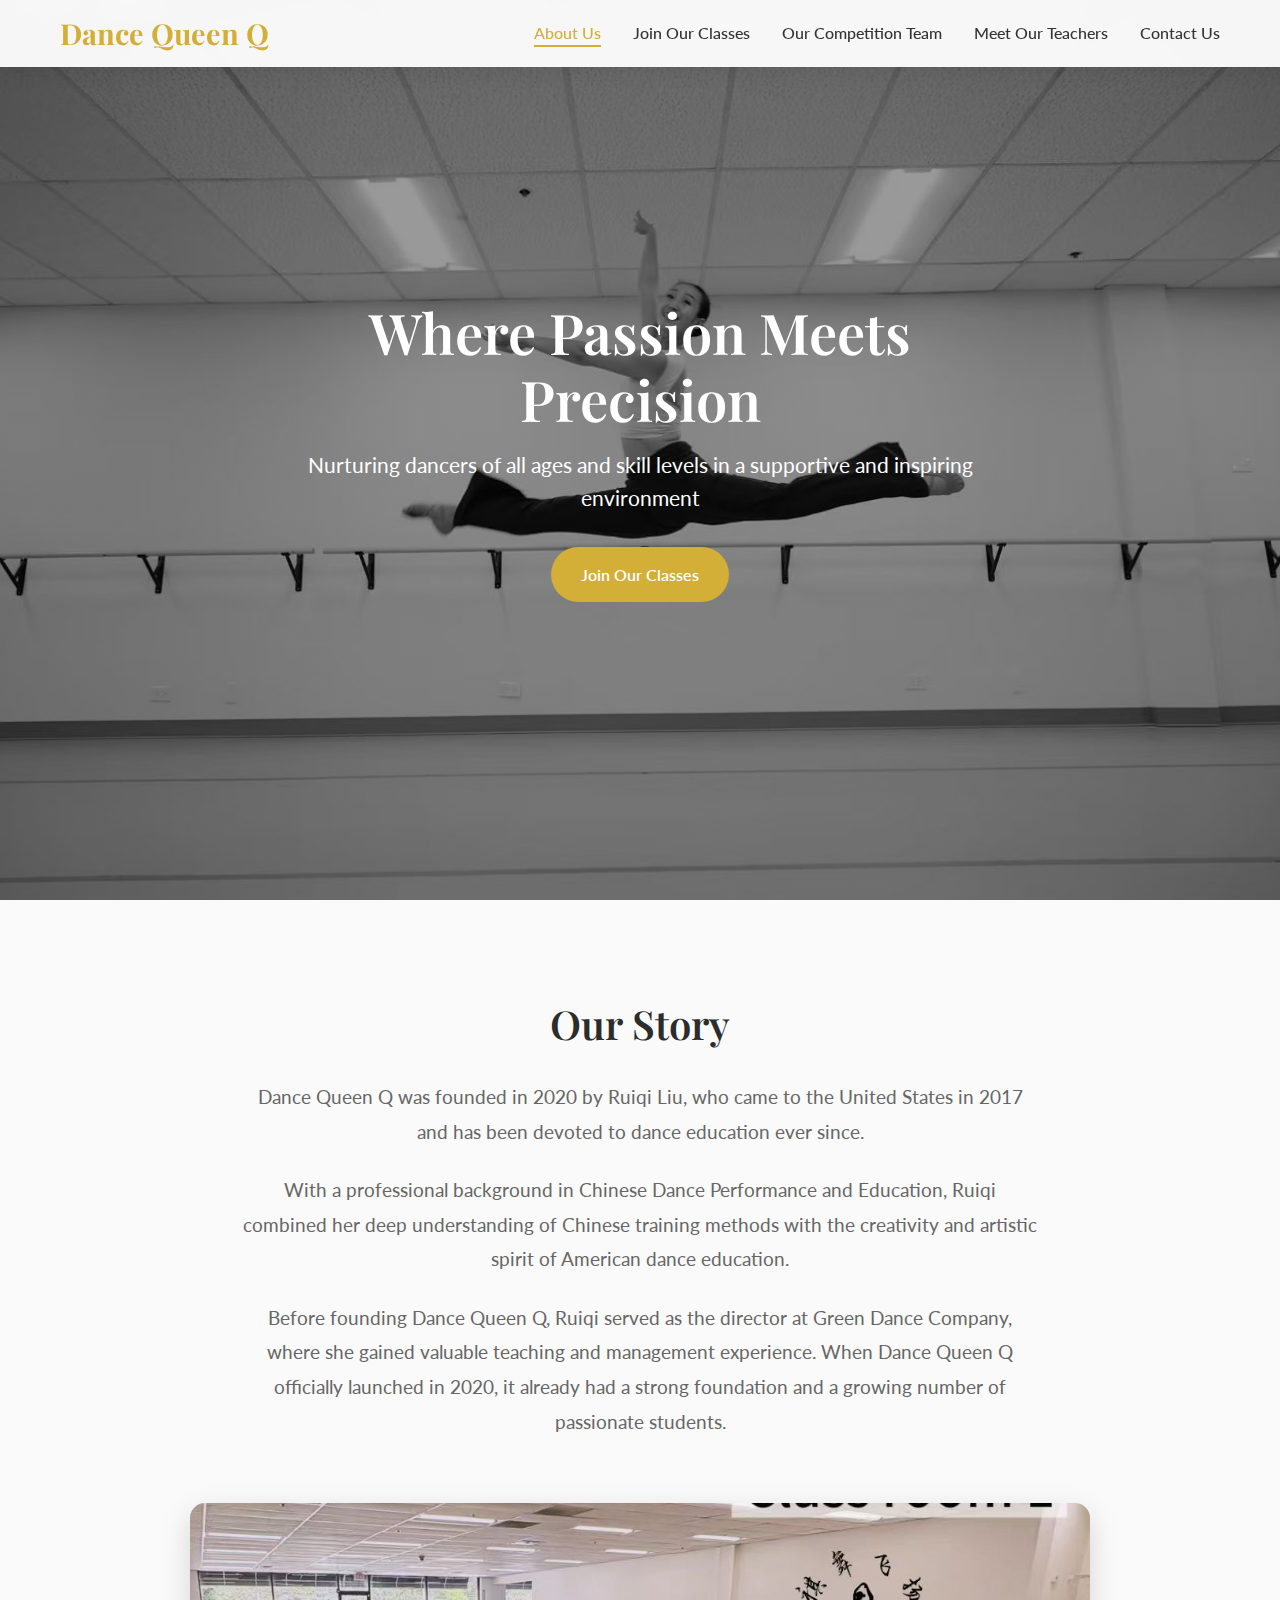
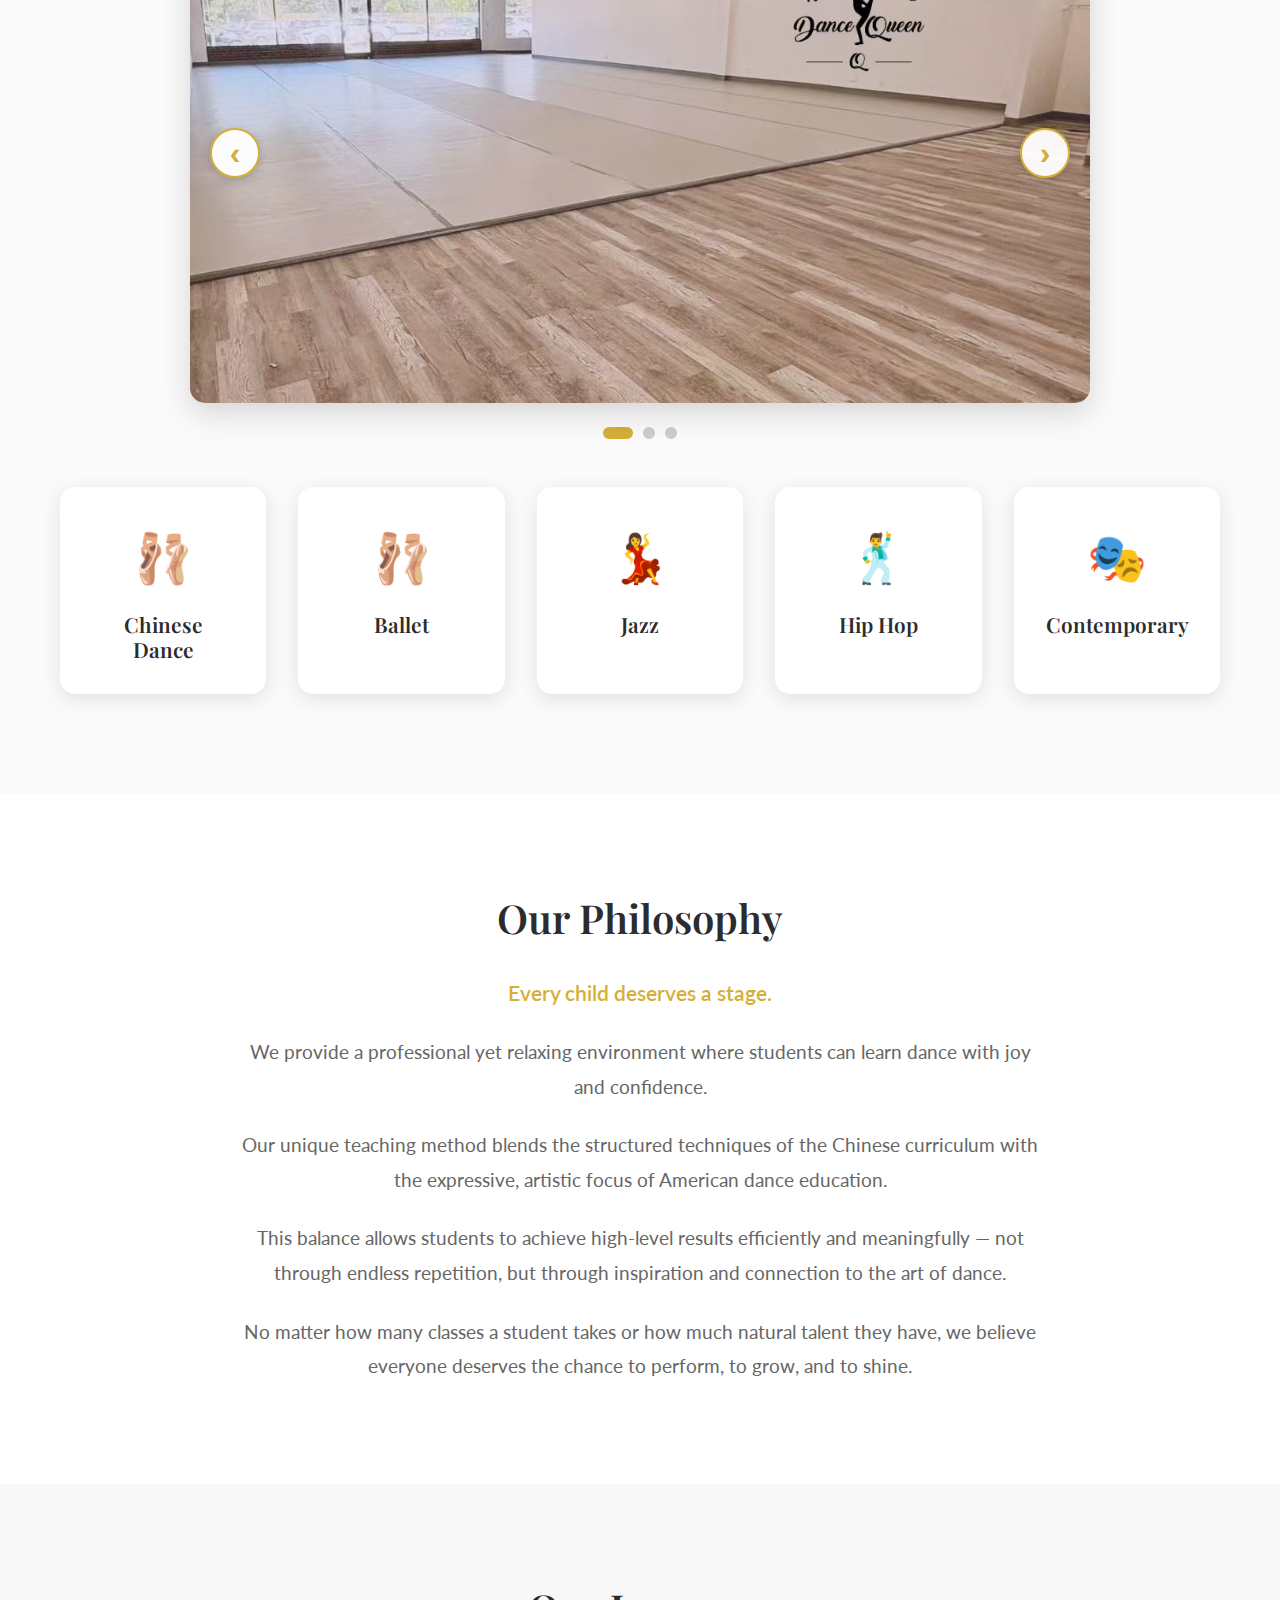
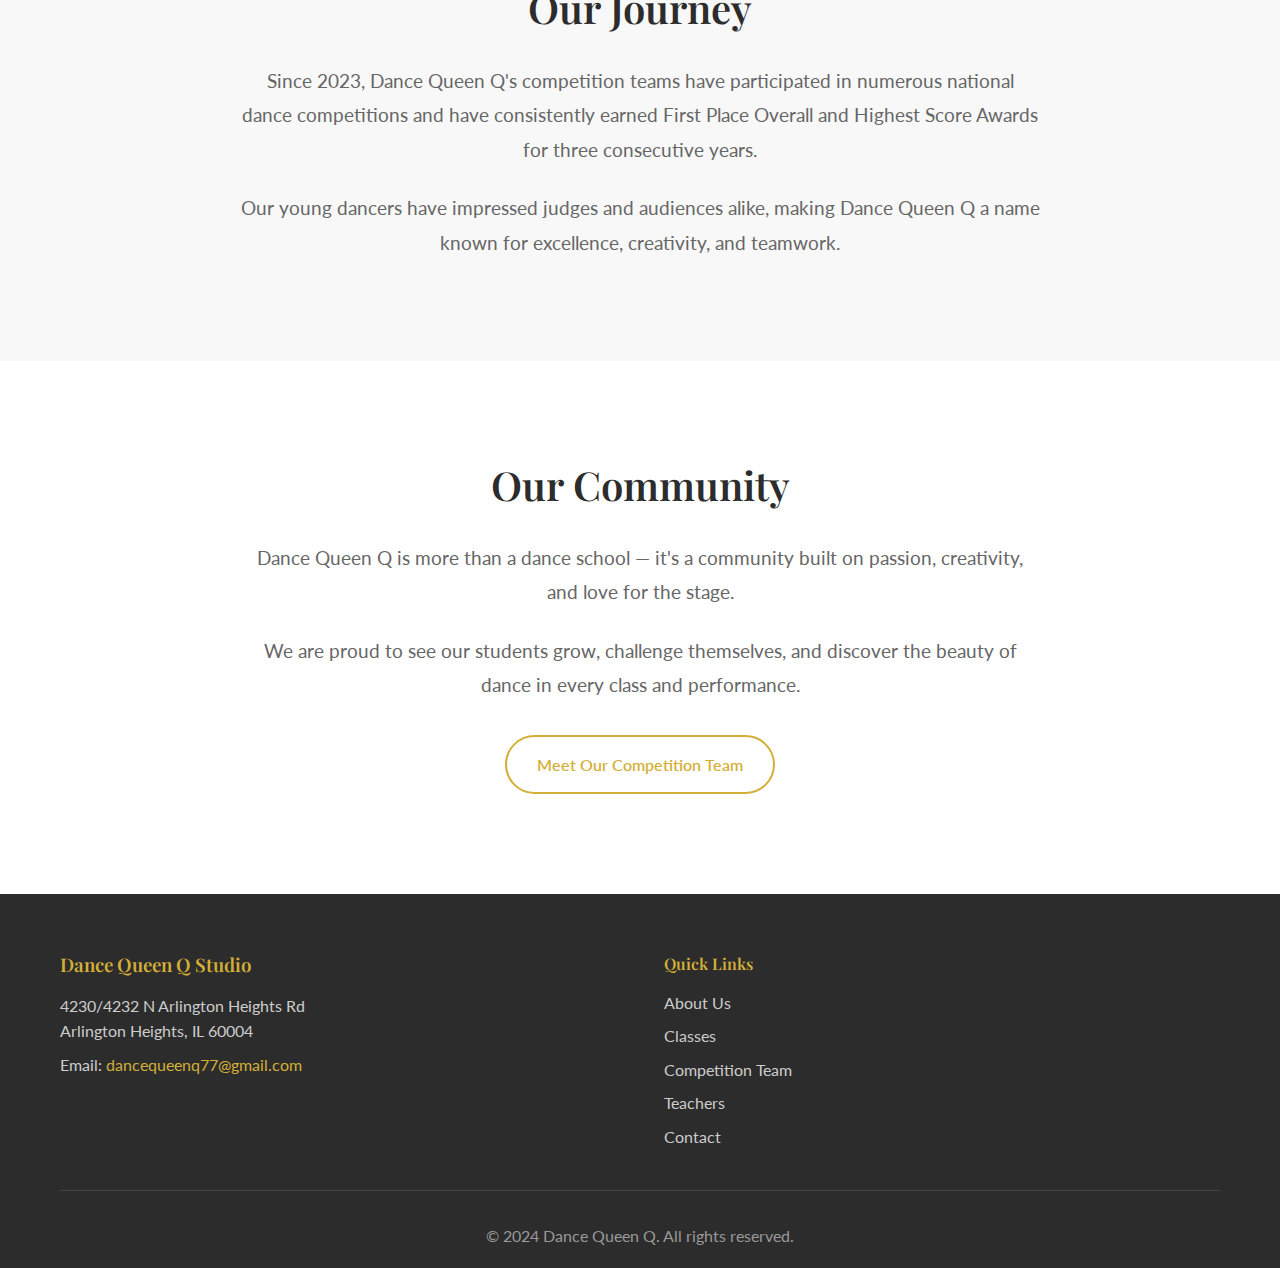
<file: index.html>
<!DOCTYPE html>
<html lang="en">
<head>
    <meta charset="UTF-8">
    <meta name="viewport" content="width=device-width, initial-scale=1.0">
    <title>Dance Queen Q - Where Passion Meets Precision</title>
    <meta name="description" content="Dance Queen Q dance studio in Arlington Heights, IL. Offering Chinese dance, ballet, jazz, hip hop, and contemporary classes for all ages.">
    <link rel="stylesheet" href="styles.css">
    <link href="https://fonts.googleapis.com/css2?family=Playfair+Display:wght@400;600;700&family=Lato:wght@300;400;600&display=swap" rel="stylesheet">
    <link rel="stylesheet" href="https://cdnjs.cloudflare.com/ajax/libs/font-awesome/6.0.0/css/all.min.css">
    <link rel="icon" type="image/x-icon" href="data:image/svg+xml,<svg xmlns='http://www.w3.org/2000/svg' viewBox='0 0 100 100'><text y='.9em' font-size='90'>🩰</text></svg>">
</head>
<body>
    <!-- Header -->
    <header class="header">
        <div class="container">
            <div class="logo">
                <h1>Dance Queen Q</h1>
            </div>
            <nav class="nav">
                <ul class="nav-list">
                    <li><a href="#about" class="nav-link active">About Us</a></li>
                    <li><a href="classes.html" class="nav-link">Join Our Classes</a></li>
                    <li><a href="competition.html" class="nav-link">Our Competition Team</a></li>
                    <li><a href="teachers.html" class="nav-link">Meet Our Teachers</a></li>
                    <li><a href="contact.html" class="nav-link">Contact Us</a></li>
                </ul>
            </nav>
        </div>
    </header>

    <!-- Hero Section -->
    <section class="hero">
        <div class="hero-content">
            <h1 class="hero-title">Where Passion Meets Precision</h1>
            <p class="hero-subtitle">Nurturing dancers of all ages and skill levels in a supportive and inspiring environment</p>
            <a href="classes.html" class="cta-button">Join Our Classes</a>
        </div>
        <div class="hero-overlay"></div>
    </section>

    <!-- About Us Section -->
    <section id="about" class="about">
        <div class="container">
            <h2 class="section-title">Our Story</h2>
            <div class="about-text">
                <p>
                    Dance Queen Q was founded in 2020 by Ruiqi Liu, who came to the United States in 2017 and has been devoted to dance education ever since.
                </p>
                <p>
                    With a professional background in Chinese Dance Performance and Education, Ruiqi combined her deep understanding of Chinese training methods with the creativity and artistic spirit of American dance education.
                </p>
                <p>
                    Before founding Dance Queen Q, Ruiqi served as the director at Green Dance Company, where she gained valuable teaching and management experience. When Dance Queen Q officially launched in 2020, it already had a strong foundation and a growing number of passionate students.
                </p>
            </div>
            
            <!-- Image Carousel - Simple inline version -->
            <style>
                /* Critical carousel styles - inline to ensure they load first */
                .carousel-slides {
                    position: relative !important;
                    width: 100% !important;
                    height: 500px !important;
                }
                .carousel-slide {
                    position: absolute !important;
                    top: 0 !important;
                    left: 0 !important;
                    width: 100% !important;
                    height: 100% !important;
                    opacity: 0 !important;
                    visibility: hidden !important;
                    transition: opacity 0.6s ease-in-out !important;
                }
                .carousel-slide.active {
                    opacity: 1 !important;
                    visibility: visible !important;
                    z-index: 1 !important;
                }
                @media (max-width: 480px) {
                    .carousel-slides {
                        height: 300px !important;
                    }
                }
            </style>
            <div class="image-carousel" id="imageCarousel">
                <div class="carousel-container">
                    <button class="carousel-btn carousel-prev" onclick="carouselPrev()" aria-label="Previous image">
                        <span>‹</span>
                    </button>
                    <div class="carousel-slides">
                        <div class="carousel-slide active">
                            <img src="images/classroom/room1.jpg" alt="Dance Queen Q Studio Classroom" class="carousel-image">
                        </div>
                        <div class="carousel-slide">
                            <img src="images/classroom/room2.jpg" alt="Dance Queen Q Studio Classroom" class="carousel-image">
                        </div>
                        <div class="carousel-slide">
                            <img src="images/classroom/trophies.jpg" alt="Dance Queen Q Competition Awards" class="carousel-image">
                        </div>
                    </div>
                    <button class="carousel-btn carousel-next" onclick="carouselNext()" aria-label="Next image">
                        <span>›</span>
                    </button>
                </div>
                <div class="carousel-indicators">
                    <span class="indicator active" onclick="carouselGoto(0)"></span>
                    <span class="indicator" onclick="carouselGoto(1)"></span>
                    <span class="indicator" onclick="carouselGoto(2)"></span>
                </div>
            </div>
            
            <!-- Inline Carousel Script - Guaranteed to work -->
            <script>
                var currentIndex = 0;
                var autoTimer = null;
                
                function updateSlides() {
                    var slides = document.querySelectorAll('#imageCarousel .carousel-slide');
                    var indicators = document.querySelectorAll('#imageCarousel .indicator');
                    
                    for (var i = 0; i < slides.length; i++) {
                        slides[i].classList.remove('active');
                        if (indicators[i]) indicators[i].classList.remove('active');
                    }
                    
                    if (slides[currentIndex]) {
                        slides[currentIndex].classList.add('active');
                        if (indicators[currentIndex]) indicators[currentIndex].classList.add('active');
                    }
                }
                
                function carouselNext() {
                    var slides = document.querySelectorAll('#imageCarousel .carousel-slide');
                    currentIndex = (currentIndex + 1) % slides.length;
                    updateSlides();
                    resetAutoplay();
                }
                
                function carouselPrev() {
                    var slides = document.querySelectorAll('#imageCarousel .carousel-slide');
                    currentIndex = (currentIndex - 1 + slides.length) % slides.length;
                    updateSlides();
                    resetAutoplay();
                }
                
                function carouselGoto(index) {
                    currentIndex = index;
                    updateSlides();
                    resetAutoplay();
                }
                
                function startAutoplay() {
                    autoTimer = setInterval(carouselNext, 10000);
                }
                
                function resetAutoplay() {
                    if (autoTimer) clearInterval(autoTimer);
                    startAutoplay();
                }
                
                // Start autoplay when page loads
                if (document.readyState === 'loading') {
                    document.addEventListener('DOMContentLoaded', startAutoplay);
                } else {
                    startAutoplay();
                }
            </script>
            
            <!-- Dance Styles -->
            <div class="dance-styles">
                <div class="style-card">
                    <div class="style-icon">🩰</div>
                    <h3>Chinese Dance</h3>
                </div>
                <div class="style-card">
                    <div class="style-icon">🩰</div>
                    <h3>Ballet</h3>
                </div>
                <div class="style-card">
                    <div class="style-icon">💃</div>
                    <h3>Jazz</h3>
                </div>
                <div class="style-card">
                    <div class="style-icon">🕺</div>
                    <h3>Hip Hop</h3>
                </div>
                <div class="style-card">
                    <div class="style-icon">🎭</div>
                    <h3>Contemporary</h3>
                </div>
            </div>
        </div>
    </section>

    <!-- Studio Philosophy Section -->
    <section class="philosophy">
        <div class="container">
            <div class="philosophy-content">
                <h2 class="section-title">Our Philosophy</h2>
                <div class="philosophy-text">
                    <p style="font-weight: 600; font-size: 1.3rem; color: #d4af37; margin: 1.5rem 0;">
                        Every child deserves a stage.
                    </p>
                    <p>
                        We provide a professional yet relaxing environment where students can learn dance with joy and confidence.
                    </p>
                    <p>
                        Our unique teaching method blends the structured techniques of the Chinese curriculum with the expressive, artistic focus of American dance education.
                    </p>
                    <p>
                        This balance allows students to achieve high-level results efficiently and meaningfully — not through endless repetition, but through inspiration and connection to the art of dance.
                    </p>
                    <p>
                        No matter how many classes a student takes or how much natural talent they have, we believe everyone deserves the chance to perform, to grow, and to shine.
                    </p>
                </div>
            </div>
        </div>
    </section>

    <!-- Community Message Section -->
    <section class="community">
        <div class="container">
            <div class="community-content">
                <h2 class="section-title">Our Journey</h2>
                <div class="community-text">
                    <p>
                        Since 2023, Dance Queen Q's competition teams have participated in numerous national dance competitions and have consistently earned First Place Overall and Highest Score Awards for three consecutive years.
                    </p>
                    <p>
                        Our young dancers have impressed judges and audiences alike, making Dance Queen Q a name known for excellence, creativity, and teamwork.
                    </p>
                </div>
            </div>
        </div>
    </section>

    <!-- Competition Philosophy Section -->
    <section class="competition-philosophy">
        <div class="container">
            <div class="competition-content">
                <h2 class="section-title">Our Community</h2>
                <div class="competition-text">
                    <p>
                        Dance Queen Q is more than a dance school — it's a community built on passion, creativity, and love for the stage.
                    </p>
                    <p>
                        We are proud to see our students grow, challenge themselves, and discover the beauty of dance in every class and performance.
                    </p>
                </div>
                <a href="competition.html" class="cta-button secondary">Meet Our Competition Team</a>
            </div>
        </div>
    </section>

    <!-- Footer -->
    <footer class="footer">
        <div class="container">
            <div class="footer-content">
                <div class="footer-info">
                    <h3>Dance Queen Q Studio</h3>
                    <p>4230/4232 N Arlington Heights Rd<br>
                    Arlington Heights, IL 60004</p>
                    <p>Email: <a href="mailto:dancequeenq77@gmail.com">dancequeenq77@gmail.com</a></p>
                </div>
                <div class="footer-nav">
                    <h4>Quick Links</h4>
                    <ul>
                        <li><a href="#about">About Us</a></li>
                        <li><a href="classes.html">Classes</a></li>
                        <li><a href="competition.html">Competition Team</a></li>
                        <li><a href="teachers.html">Teachers</a></li>
                        <li><a href="contact.html">Contact</a></li>
                    </ul>
                </div>
            </div>
            <div class="footer-bottom">
                <p>&copy; 2024 Dance Queen Q. All rights reserved.</p>
            </div>
        </div>
    </footer>

    <script src="script.js"></script>
</body>
</html>
</file>
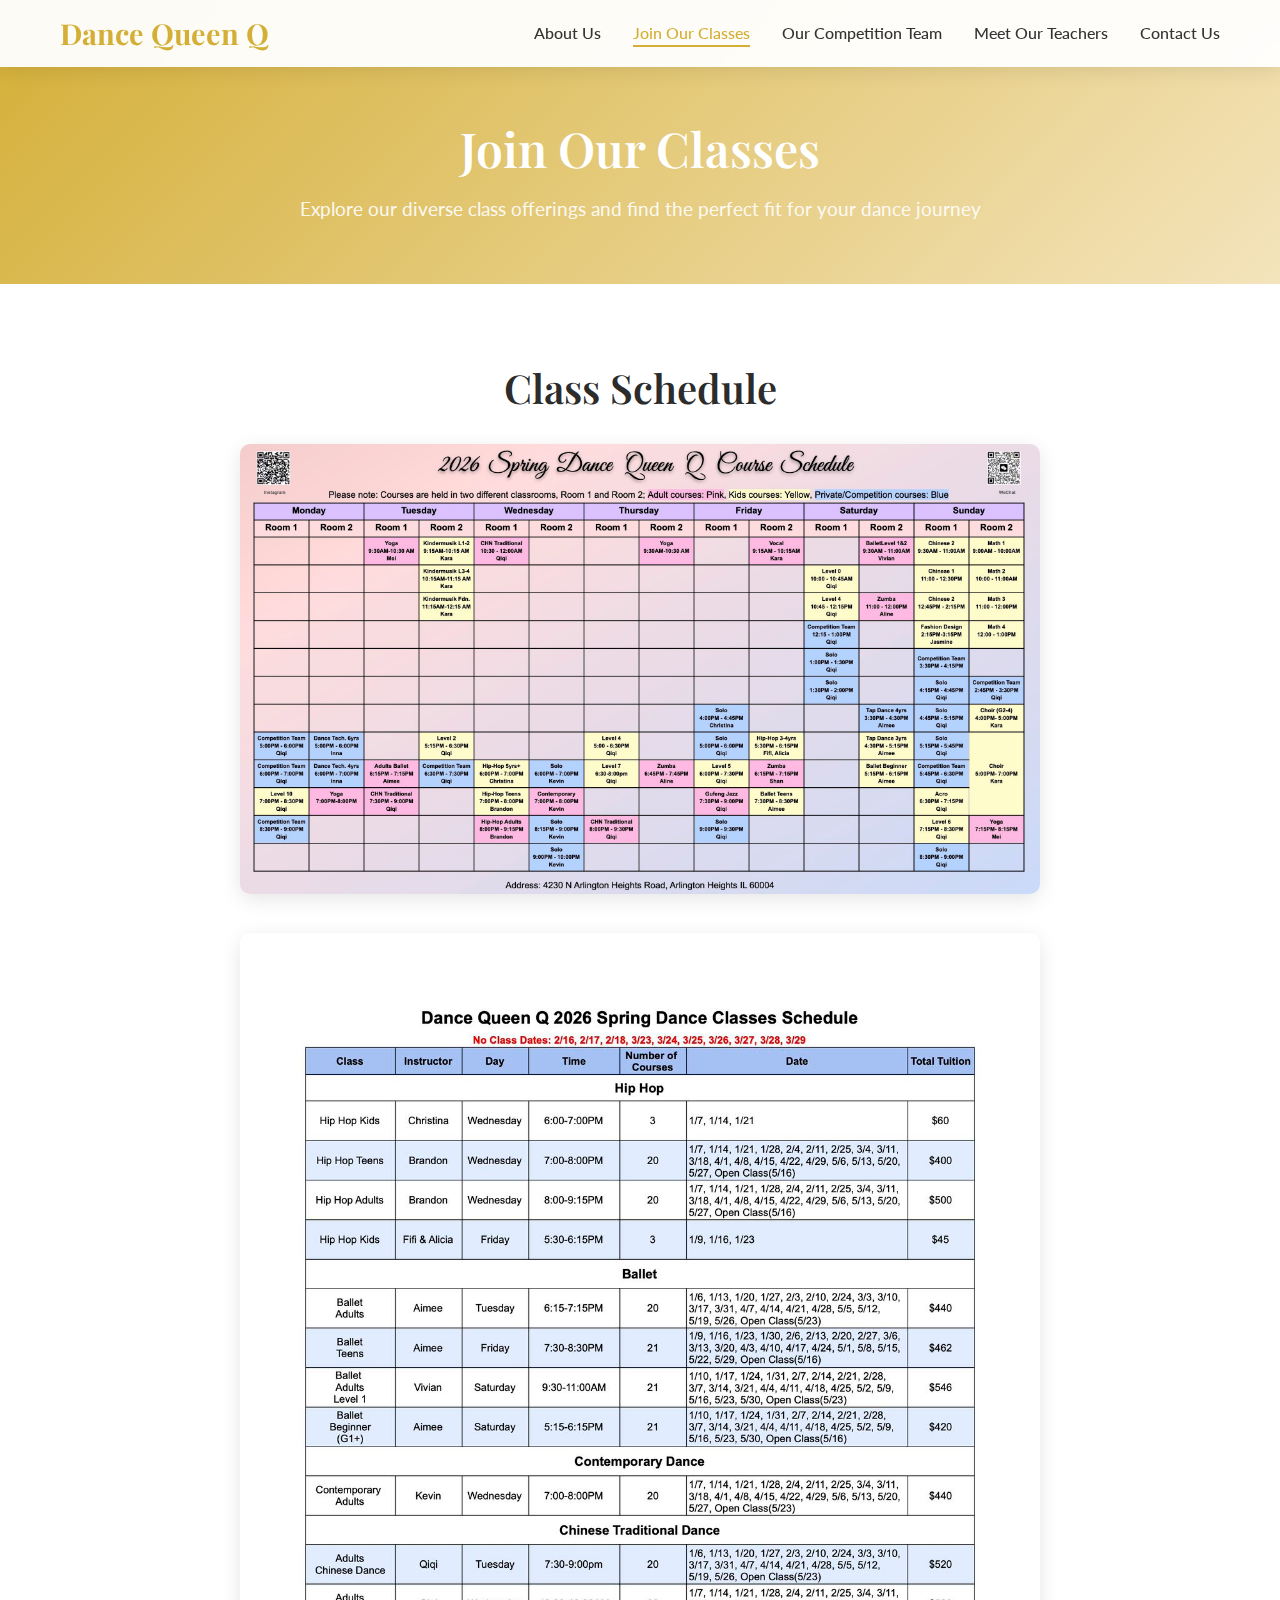
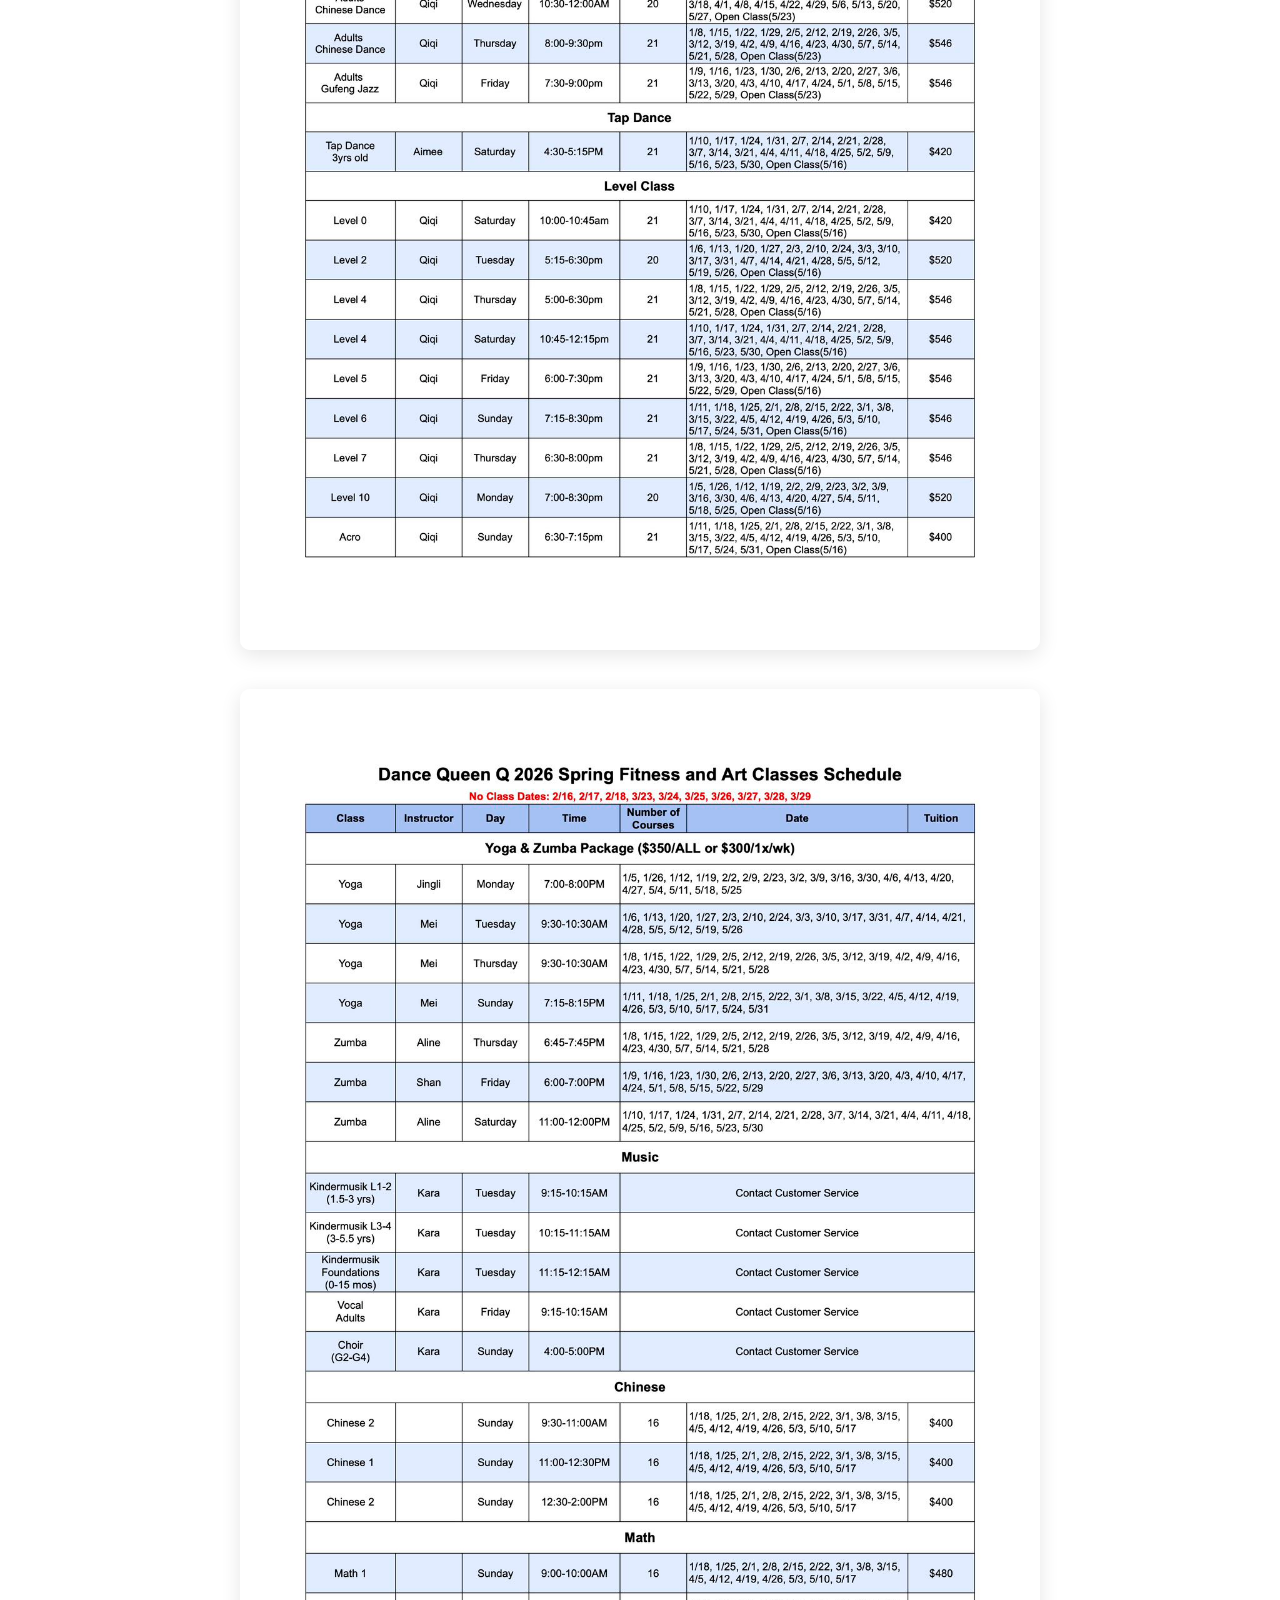
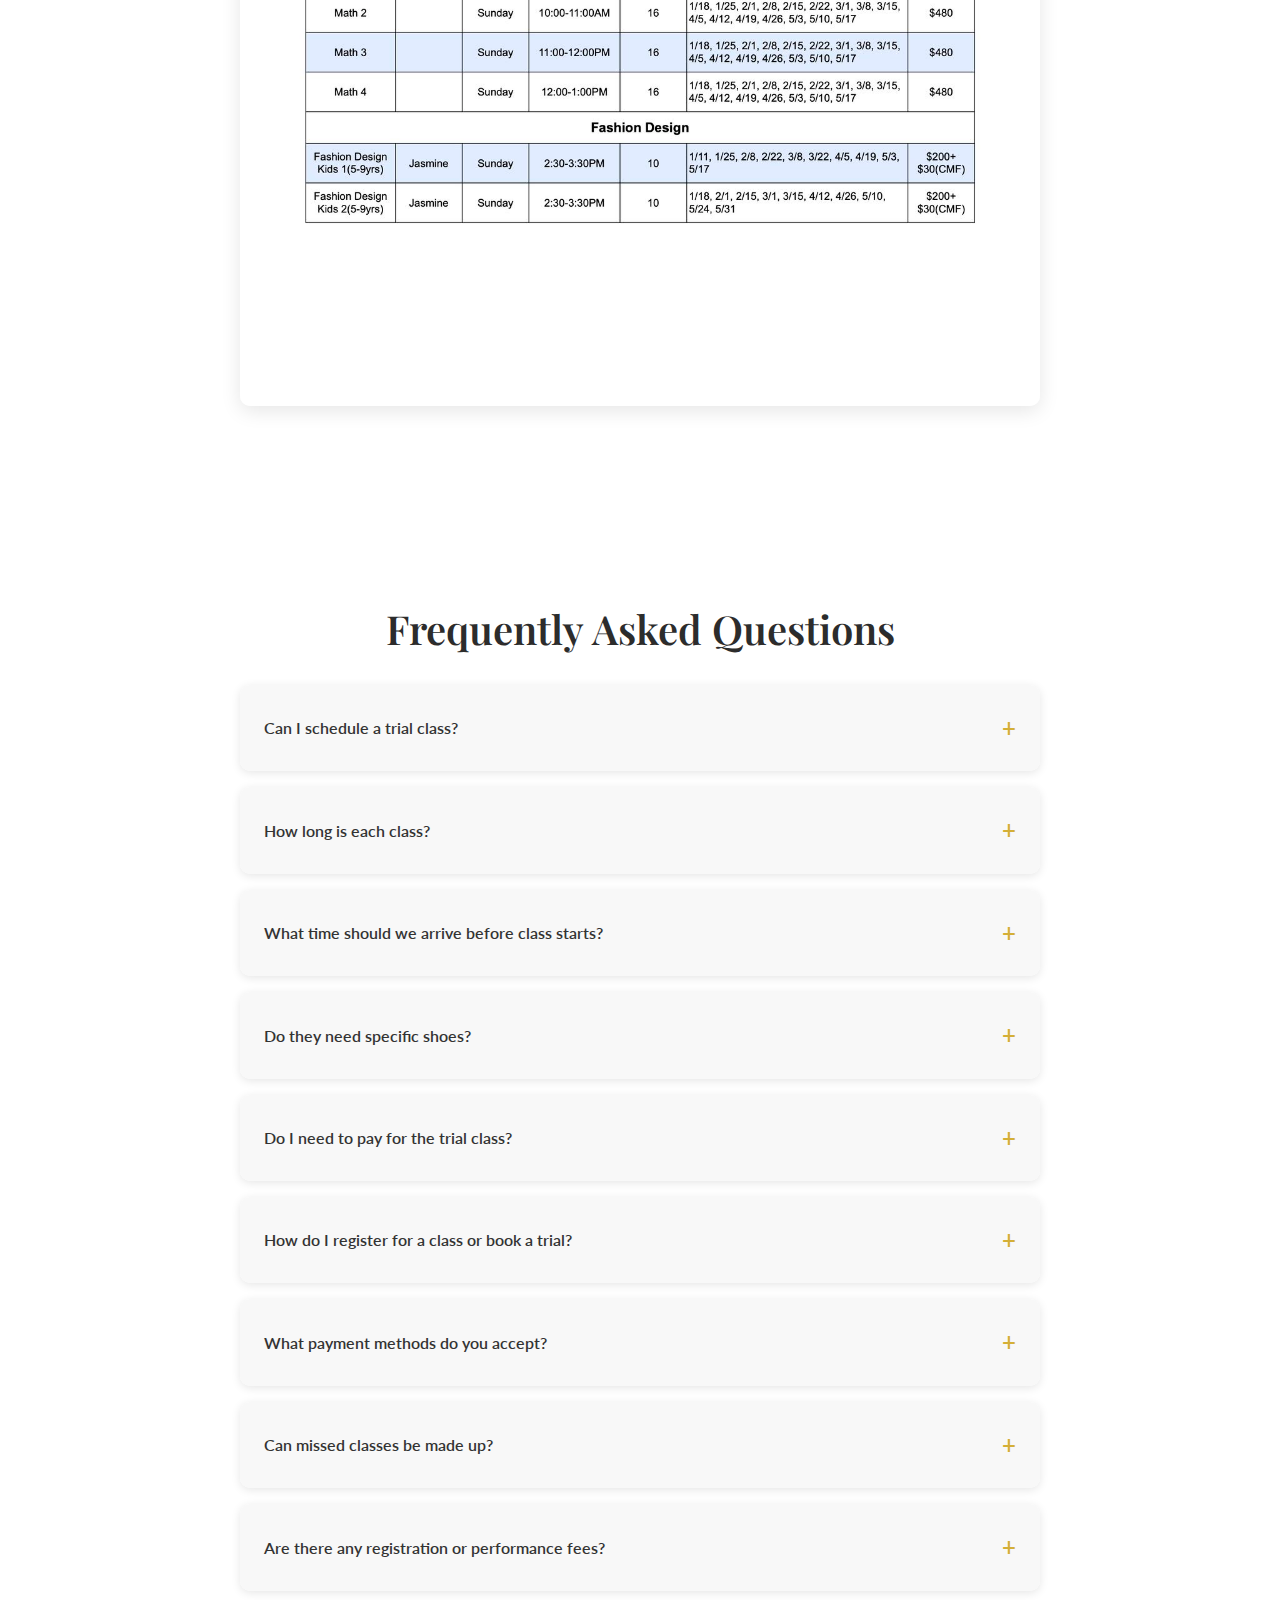
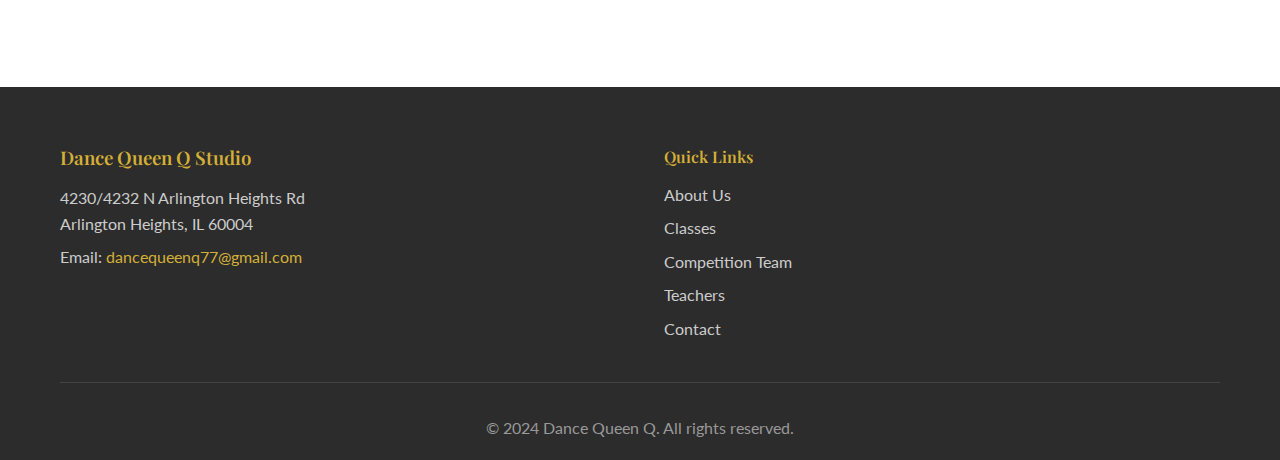
<file: classes.html>
<!DOCTYPE html>
<html lang="en">
<head>
    <meta charset="UTF-8">
    <meta name="viewport" content="width=device-width, initial-scale=1.0">
    <title>Join Our Classes - Dance Queen Q</title>
    <meta name="description" content="Explore our diverse dance class offerings at Dance Queen Q. From ballet to hip hop, find the perfect class for your dance journey.">
    <link rel="stylesheet" href="styles.css">
    <link href="https://fonts.googleapis.com/css2?family=Playfair+Display:wght@400;600;700&family=Lato:wght@300;400;600&display=swap" rel="stylesheet">
    <link rel="stylesheet" href="https://cdnjs.cloudflare.com/ajax/libs/font-awesome/6.0.0/css/all.min.css">
</head>
<body>
    <!-- Header -->
    <header class="header">
        <div class="container">
            <div class="logo">
                <a href="index.html" style="text-decoration: none; color: inherit;">
                    <h1>Dance Queen Q</h1>
                </a>
            </div>
            <nav class="nav">
                <ul class="nav-list">
                    <li><a href="index.html" class="nav-link">About Us</a></li>
                    <li><a href="classes.html" class="nav-link active">Join Our Classes</a></li>
                    <li><a href="competition.html" class="nav-link">Our Competition Team</a></li>
                    <li><a href="teachers.html" class="nav-link">Meet Our Teachers</a></li>
                    <li><a href="contact.html" class="nav-link">Contact Us</a></li>
                </ul>
            </nav>
        </div>
    </header>

    <!-- Page Header -->
    <section class="page-header">
        <div class="container">
            <h1 class="page-title">Join Our Classes</h1>
            <p class="page-subtitle">Explore our diverse class offerings and find the perfect fit for your dance journey</p>
        </div>
    </section>

    <!-- Class Schedule Section -->
    <section class="content-section">
        <div class="container">
            <h2 class="section-title">Class Schedule</h2>
            <div class="schedule-image-container">
                <img src="images/classes/classes.jpg" alt="Class Schedule" class="schedule-image" onclick="window.open(addCacheBusting('images/classes/classes.jpg'), '_blank')">
            </div>
            <div class="schedule-image-container">
                <img src="images/classes/Schedule1.jpg" alt="Class Schedule 1" class="schedule-image" onclick="window.open(addCacheBusting('images/classes/Schedule1.jpg'), '_blank')">
            </div>
            <div class="schedule-image-container">
                <img src="images/classes/Schedule2.jpg" alt="Class Schedule 2" class="schedule-image" onclick="window.open(addCacheBusting('images/classes/Schedule2.jpg'), '_blank')">
            </div>
        </div>
    </section>

    <!-- Registration Form Section -->
    <section class="content-section hidden">
        <div class="container">
            <h2 class="section-title">Register for Classes</h2>
            <div class="form-container">
                <form id="registrationForm" onsubmit="event.preventDefault(); submitForm('registrationForm');">
                    <div class="form-group">
                        <label for="studentName">Student Name *</label>
                        <input type="text" id="studentName" name="studentName" required>
                    </div>
                    
                    <div class="form-group">
                        <label for="parentName">Parent/Guardian Name *</label>
                        <input type="text" id="parentName" name="parentName" required>
                    </div>
                    
                    <div class="form-group">
                        <label for="email">Email Address *</label>
                        <input type="email" id="email" name="email" required>
                    </div>
                    
                    <div class="form-group">
                        <label for="phone">Phone Number *</label>
                        <input type="tel" id="phone" name="phone" required>
                    </div>
                    
                    <div class="form-group">
                        <label for="age">Student Age *</label>
                        <input type="number" id="age" name="age" min="3" max="18" required>
                    </div>
                    
                    <div class="form-group">
                        <label for="danceExperience">Dance Experience Level *</label>
                        <select id="danceExperience" name="danceExperience" required>
                            <option value="">Select Experience Level</option>
                            <option value="beginner">Beginner (0-1 years)</option>
                            <option value="intermediate">Intermediate (1-3 years)</option>
                            <option value="advanced">Advanced (3+ years)</option>
                        </select>
                    </div>
                    
                    <div class="form-group">
                        <label for="interestedClasses">Classes of Interest *</label>
                        <select id="interestedClasses" name="interestedClasses" required>
                            <option value="">Select Class Type</option>
                            <option value="chinese-dance">Chinese Dance</option>
                            <option value="ballet">Ballet</option>
                            <option value="jazz">Jazz</option>
                            <option value="hip-hop">Hip Hop</option>
                            <option value="contemporary">Contemporary</option>
                            <option value="multiple">Multiple Classes</option>
                        </select>
                    </div>
                    
                    <div class="form-group">
                        <label for="preferredTime">Preferred Class Time</label>
                        <select id="preferredTime" name="preferredTime">
                            <option value="">Select Preferred Time</option>
                            <option value="4pm">4:00 PM</option>
                            <option value="530pm">5:30 PM</option>
                            <option value="7pm">7:00 PM</option>
                            <option value="flexible">Flexible</option>
                        </select>
                    </div>
                    
                    <div class="form-group">
                        <label for="message">Additional Information</label>
                        <textarea id="message" name="message" placeholder="Tell us about your dance goals, any special needs, or questions you may have..."></textarea>
                    </div>
                    
                    <button type="submit" class="submit-btn">Register for Classes</button>
                </form>
            </div>
        </div>
    </section>

    <!-- FAQ Section -->
    <section class="content-section">
        <div class="container">
            <h2 class="section-title">Frequently Asked Questions</h2>
            <div class="faq-container">
                <div class="faq-item">
                    <div class="faq-question" onclick="toggleFAQ(this)">
                        Can I schedule a trial class?
                    </div>
                    <div class="faq-answer">
                        Yes! We offer a free trial class for all new students. It's the best way to experience our studio and meet our teachers before registering.
                    </div>
                </div>

                <div class="faq-item">
                    <div class="faq-question" onclick="toggleFAQ(this)">
                        How long is each class?
                    </div>
                    <div class="faq-answer">
                        Class lengths vary depending on level and style, usually between 45 to 90 minutes.
                    </div>
                </div>

                <div class="faq-item">
                    <div class="faq-question" onclick="toggleFAQ(this)">
                        What time should we arrive before class starts?
                    </div>
                    <div class="faq-answer">
                        Please arrive 5–10 minutes early to check in and get ready.
                    </div>
                </div>

                <div class="faq-item">
                    <div class="faq-question" onclick="toggleFAQ(this)">
                        Do they need specific shoes?
                    </div>
                    <div class="faq-answer">
                        Yes — different classes require ballet, jazz, or dance sneakers.
                    </div>
                </div>

                <div class="faq-item">
                    <div class="faq-question" onclick="toggleFAQ(this)">
                        Do I need to pay for the trial class?
                    </div>
                    <div class="faq-answer">
                        No — all of our trial classes are completely free! Each student has one opportunity to try a class before deciding to register.
                    </div>
                </div>

                <div class="faq-item">
                    <div class="faq-question" onclick="toggleFAQ(this)">
                        How do I register for a class or book a trial?
                    </div>
                    <div class="faq-answer">
                        Simply contact us via WeChat or email to schedule your free trial or to register for a class. Our team will help you confirm the best class for your child and guide you through the next steps.
                    </div>
                </div>

                <div class="faq-item">
                    <div class="faq-question" onclick="toggleFAQ(this)">
                        What payment methods do you accept?
                    </div>
                    <div class="faq-answer">
                        We currently accept check or Zelle payments.
                    </div>
                </div>

                <div class="faq-item">
                    <div class="faq-question" onclick="toggleFAQ(this)">
                        Can missed classes be made up?
                    </div>
                    <div class="faq-answer">
                        Yes! If your child misses a class, you may choose another class time to make it up. If a class is canceled due to our reasons, we will offer an extra make-up session or a refund.
                    </div>
                </div>


                <div class="faq-item">
                    <div class="faq-question" onclick="toggleFAQ(this)">
                        Are there any registration or performance fees?
                    </div>
                    <div class="faq-answer">
                        No — we do not charge any registration or performance fees.
                    </div>
                </div>


            </div>
        </div>
    </section>

    <!-- Footer -->
    <footer class="footer">
        <div class="container">
            <div class="footer-content">
                <div class="footer-info">
                    <h3>Dance Queen Q Studio</h3>
                    <p>4230/4232 N Arlington Heights Rd<br>
                    Arlington Heights, IL 60004</p>
                    <p>Email: <a href="mailto:dancequeenq77@gmail.com">dancequeenq77@gmail.com</a></p>
                </div>
                <div class="footer-nav">
                    <h4>Quick Links</h4>
                    <ul>
                        <li><a href="index.html">About Us</a></li>
                        <li><a href="classes.html">Classes</a></li>
                        <li><a href="competition.html">Competition Team</a></li>
                        <li><a href="teachers.html">Teachers</a></li>
                        <li><a href="contact.html">Contact</a></li>
                    </ul>
                </div>
            </div>
            <div class="footer-bottom">
                <p>&copy; 2024 Dance Queen Q. All rights reserved.</p>
            </div>
        </div>
    </footer>

    <script src="script.js"></script>
</body>
</html>
</file>
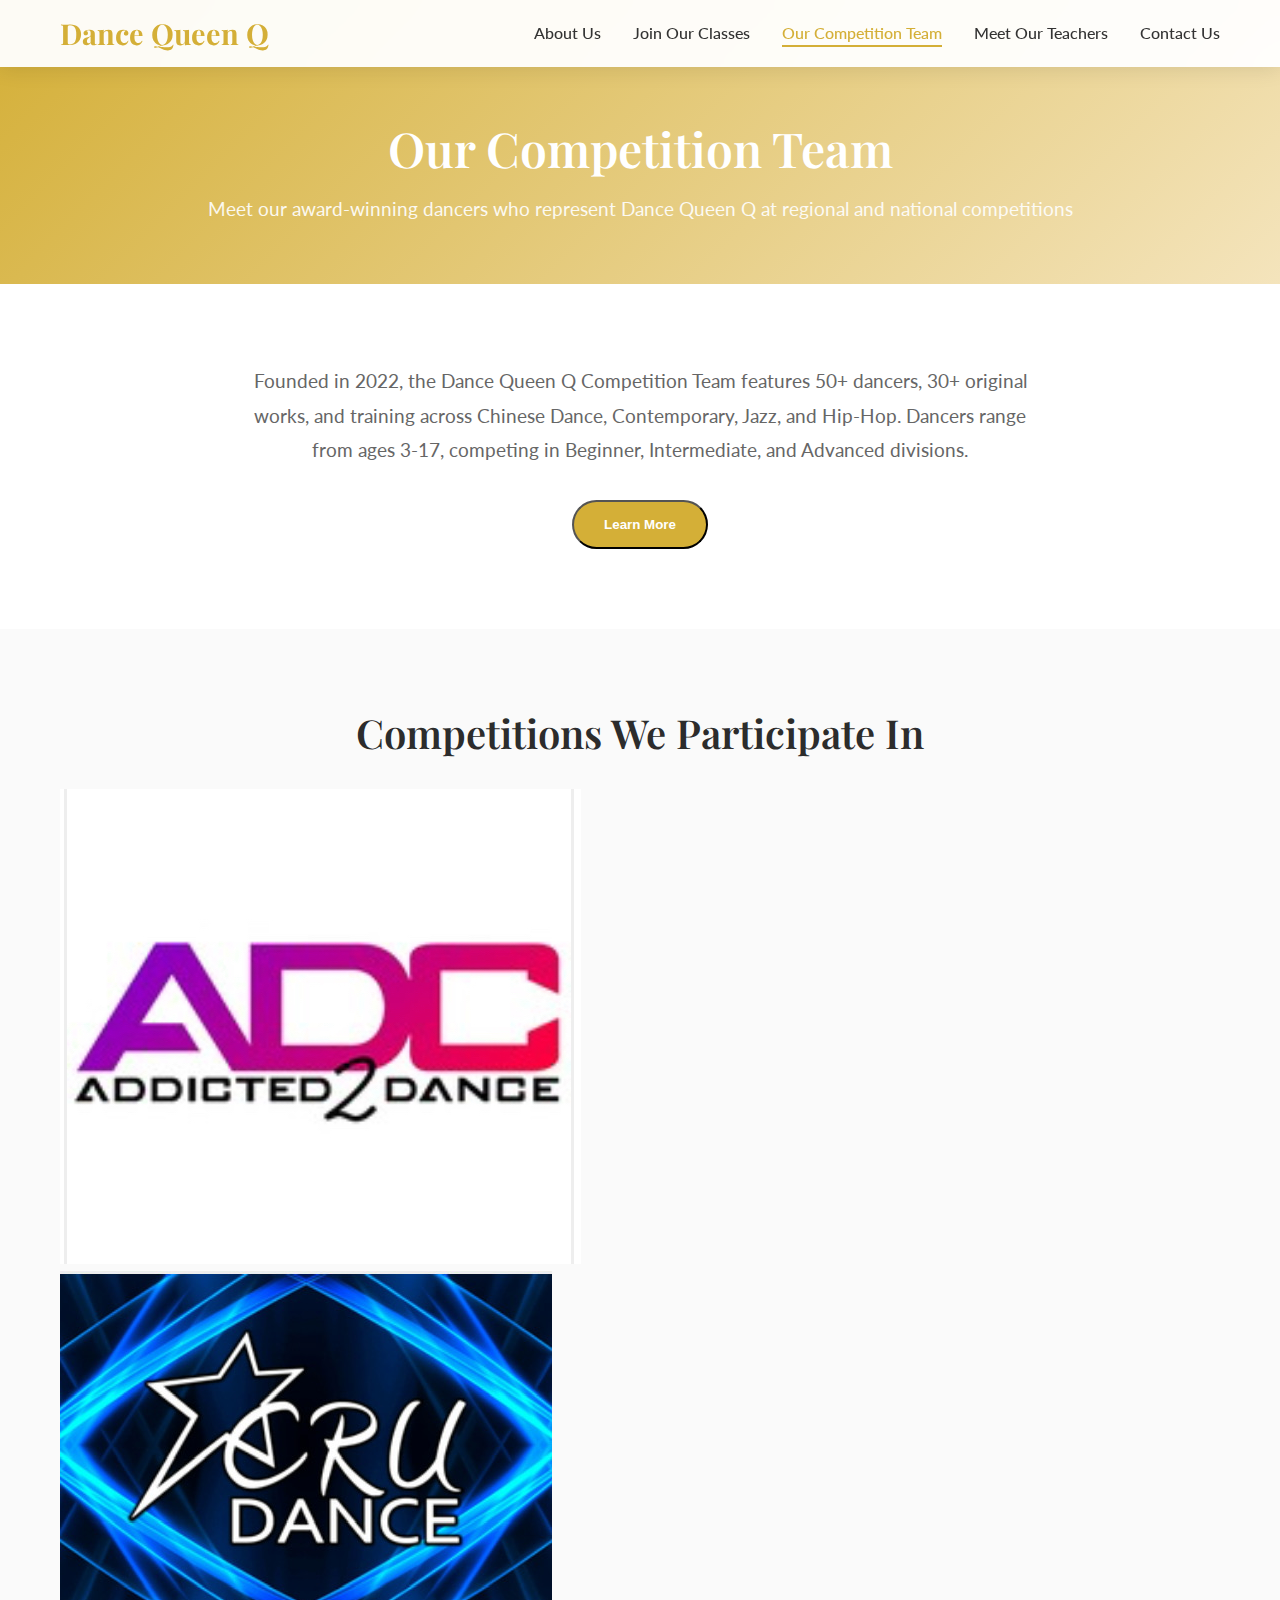
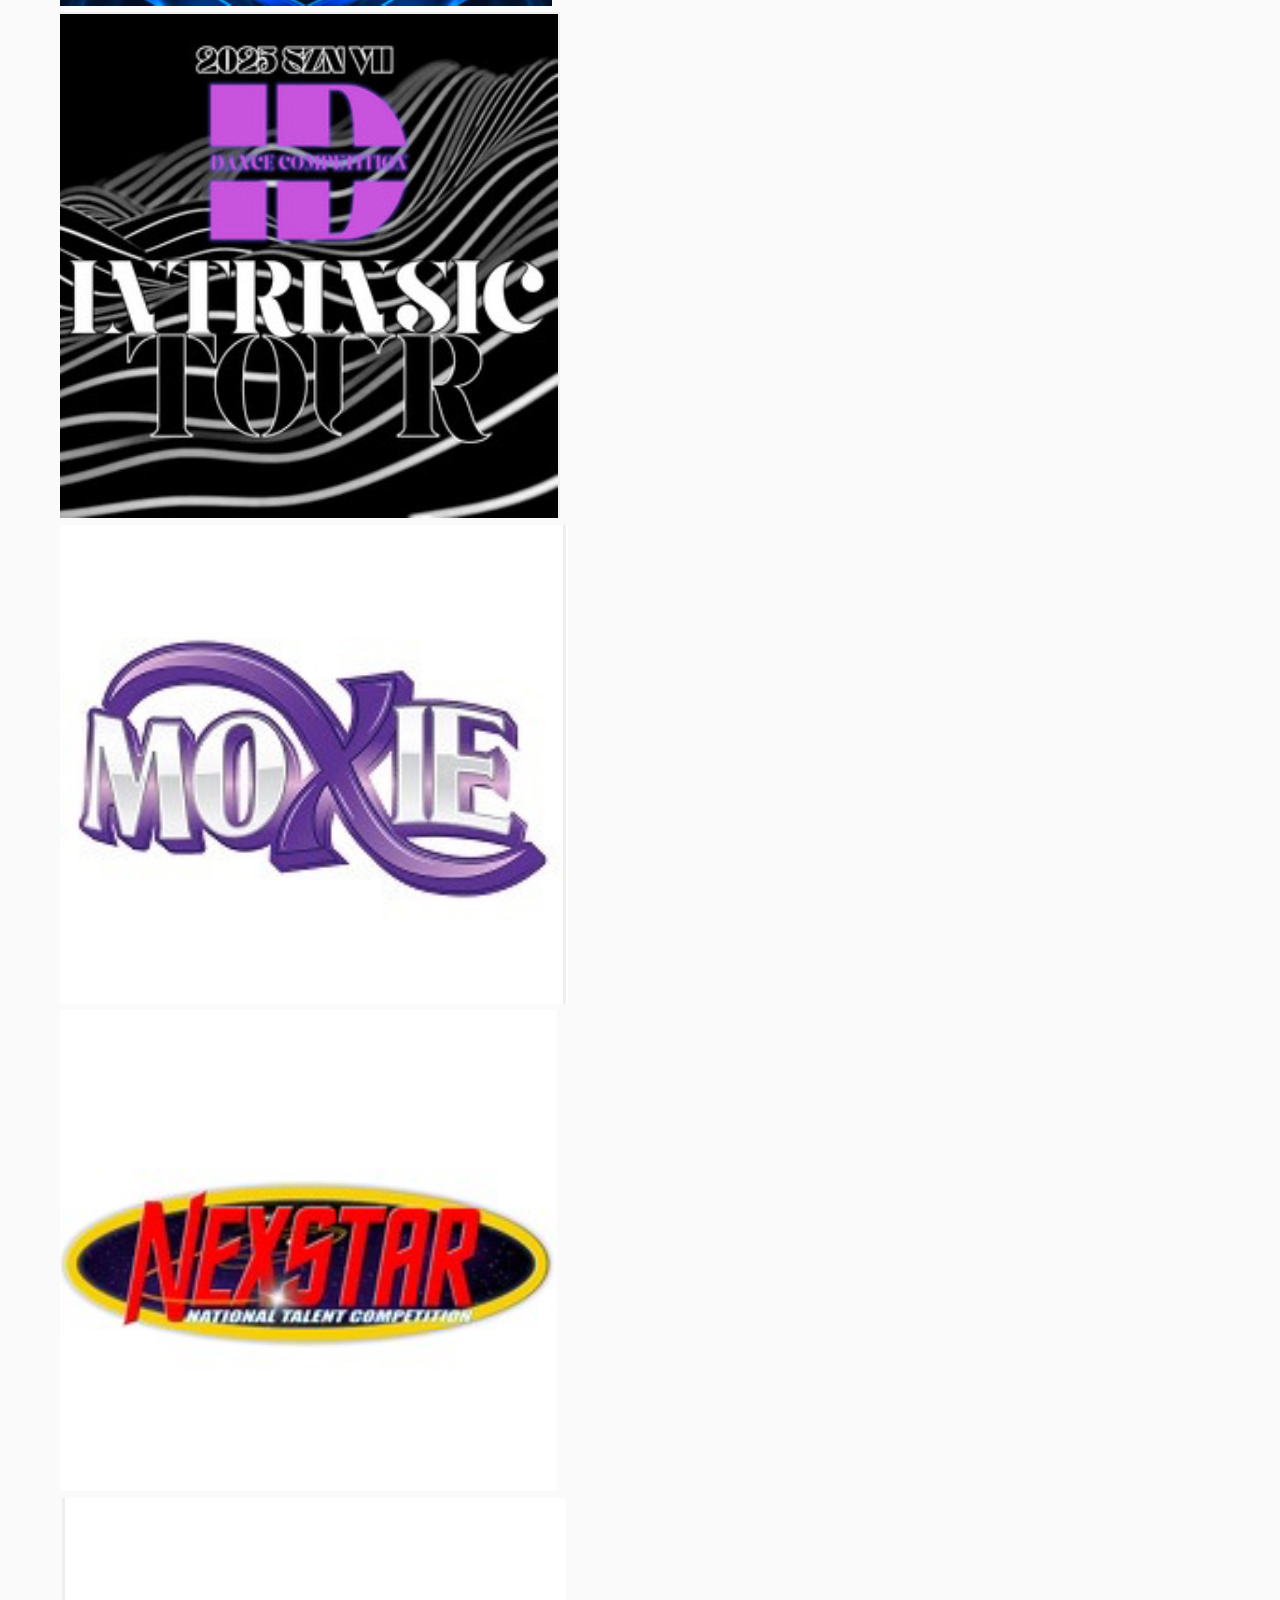
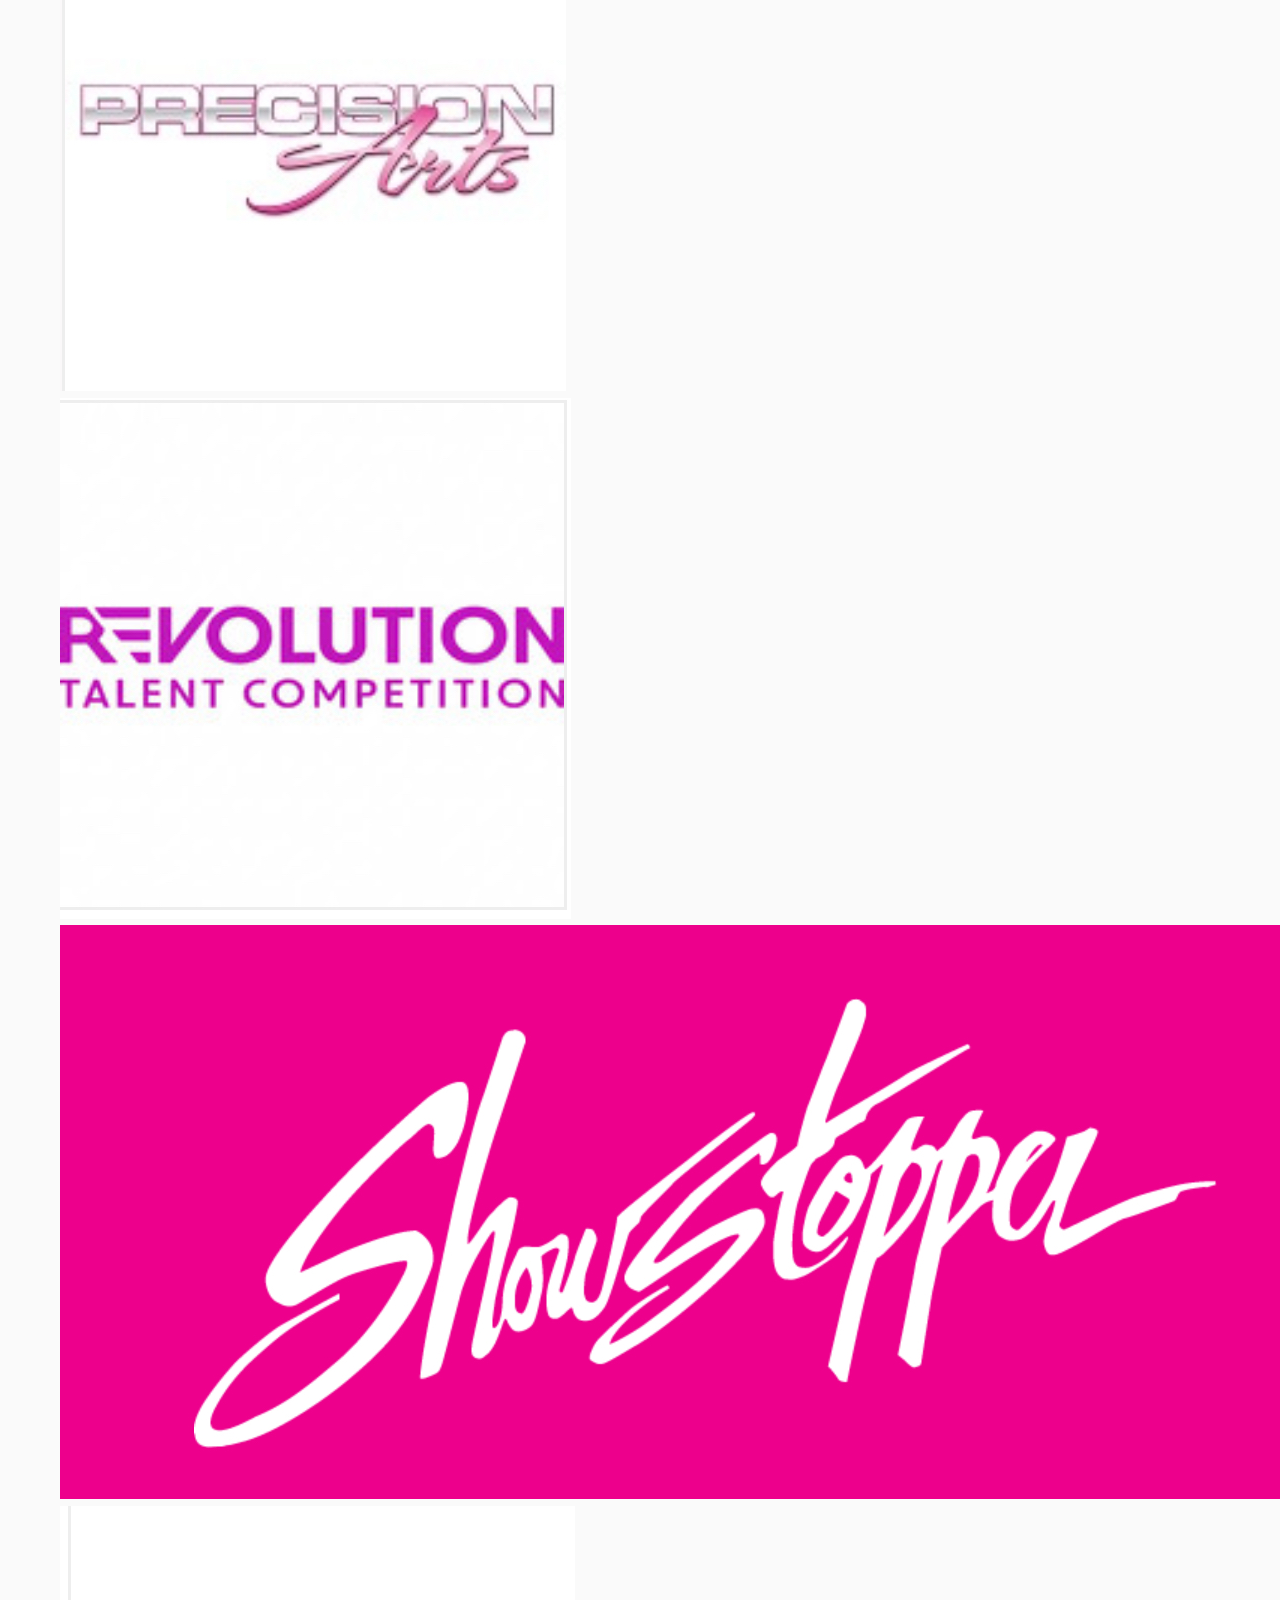
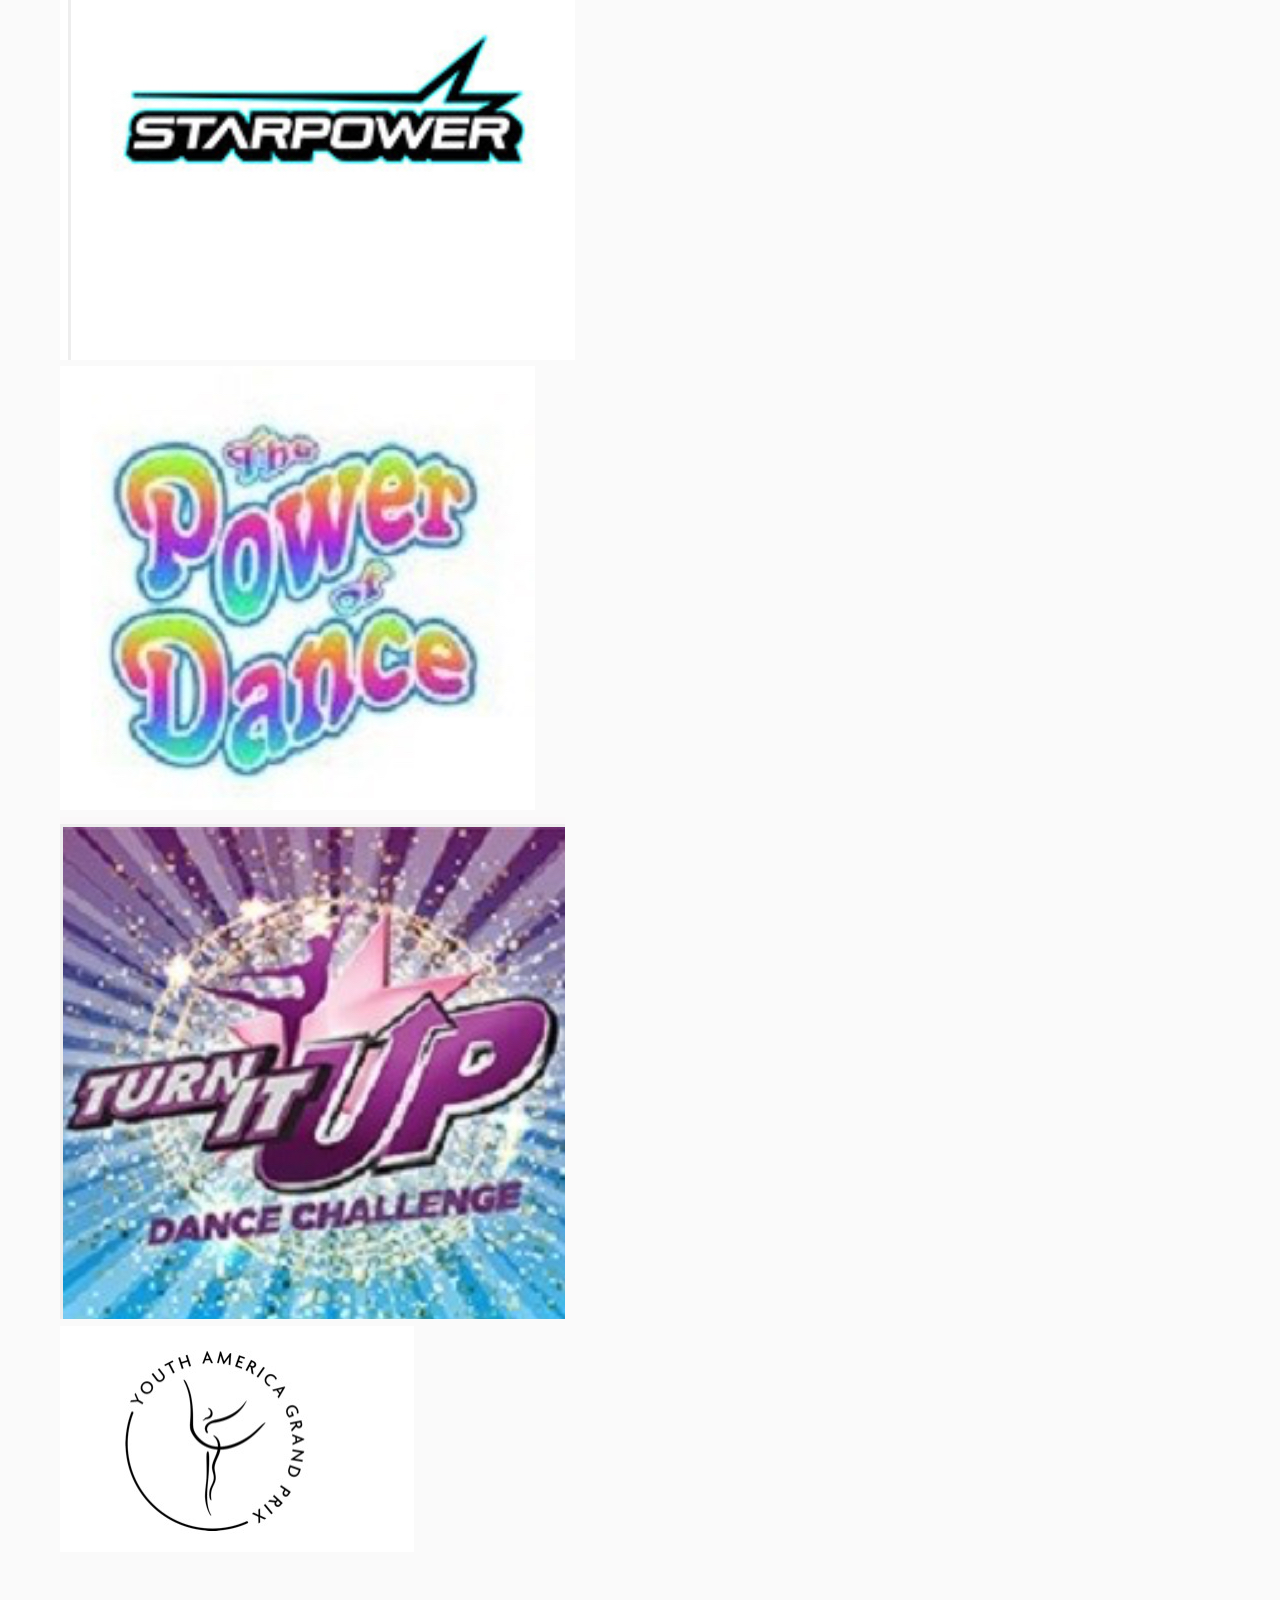
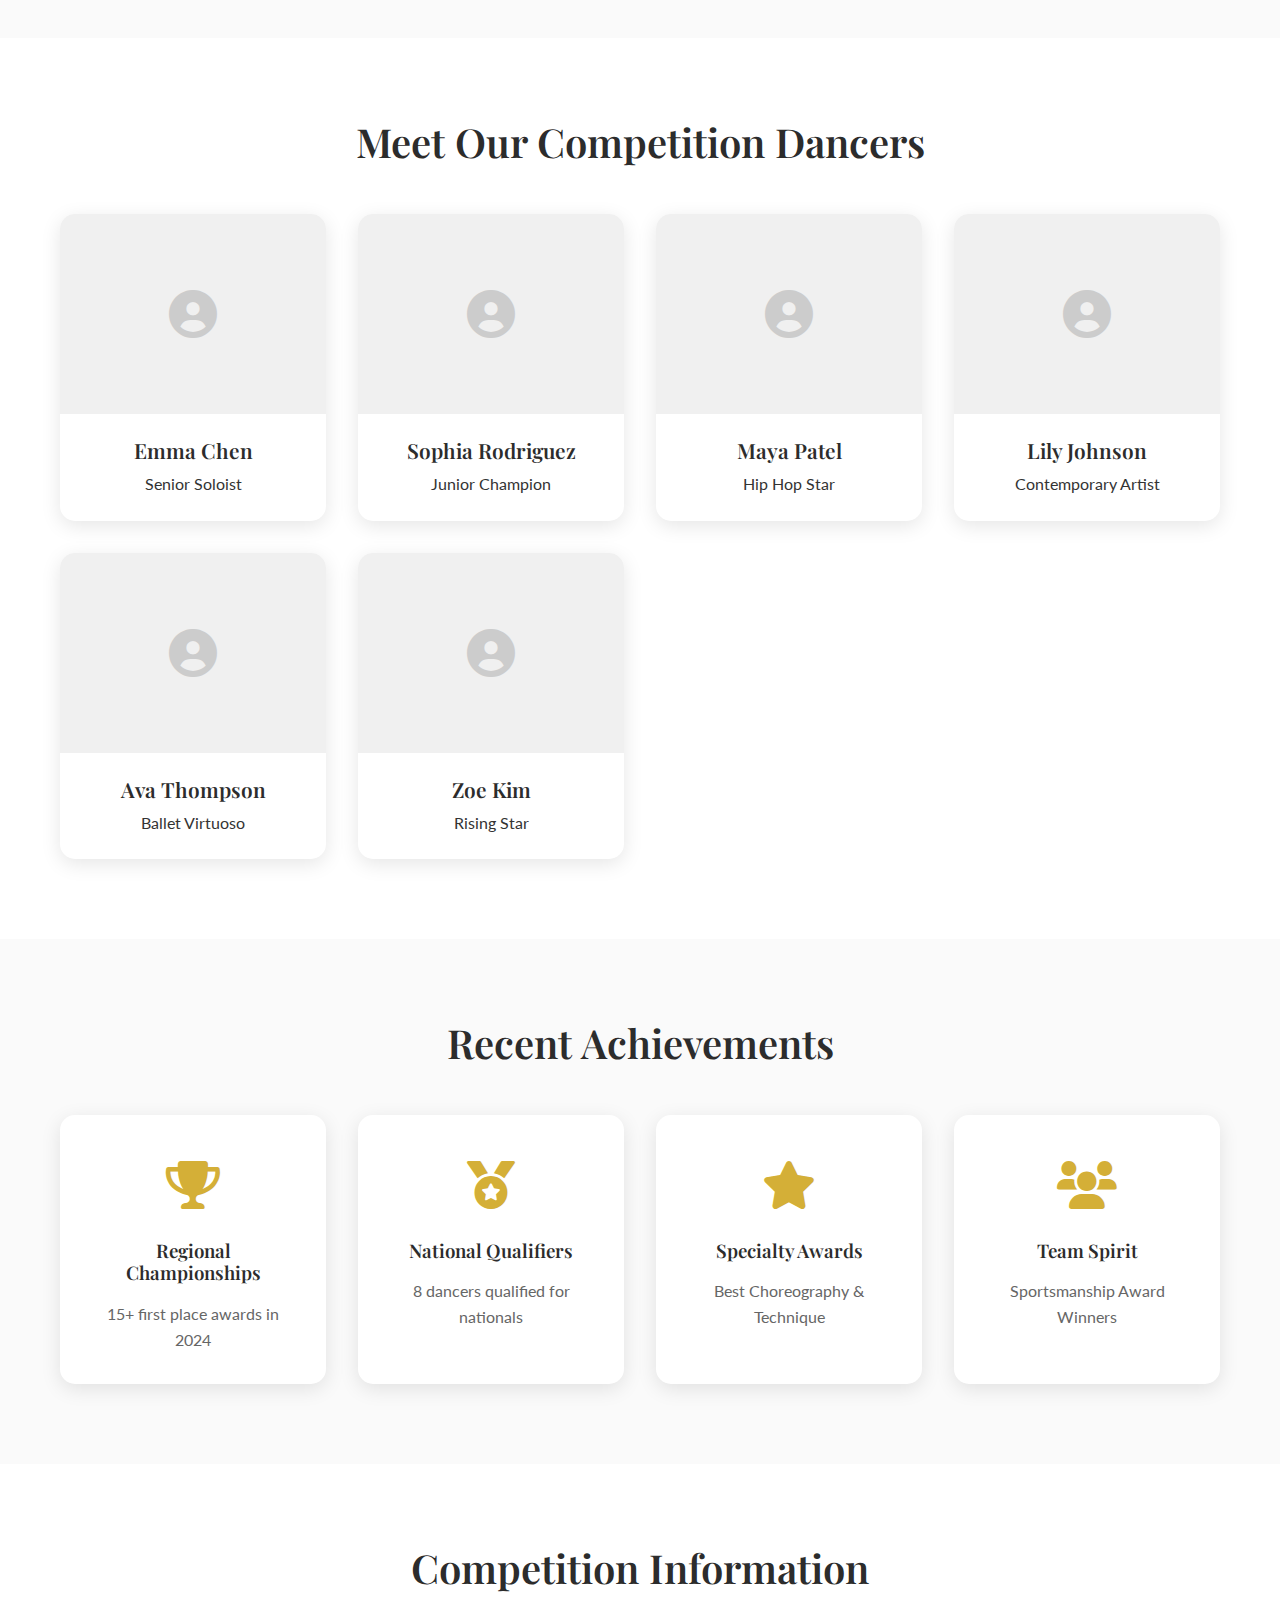
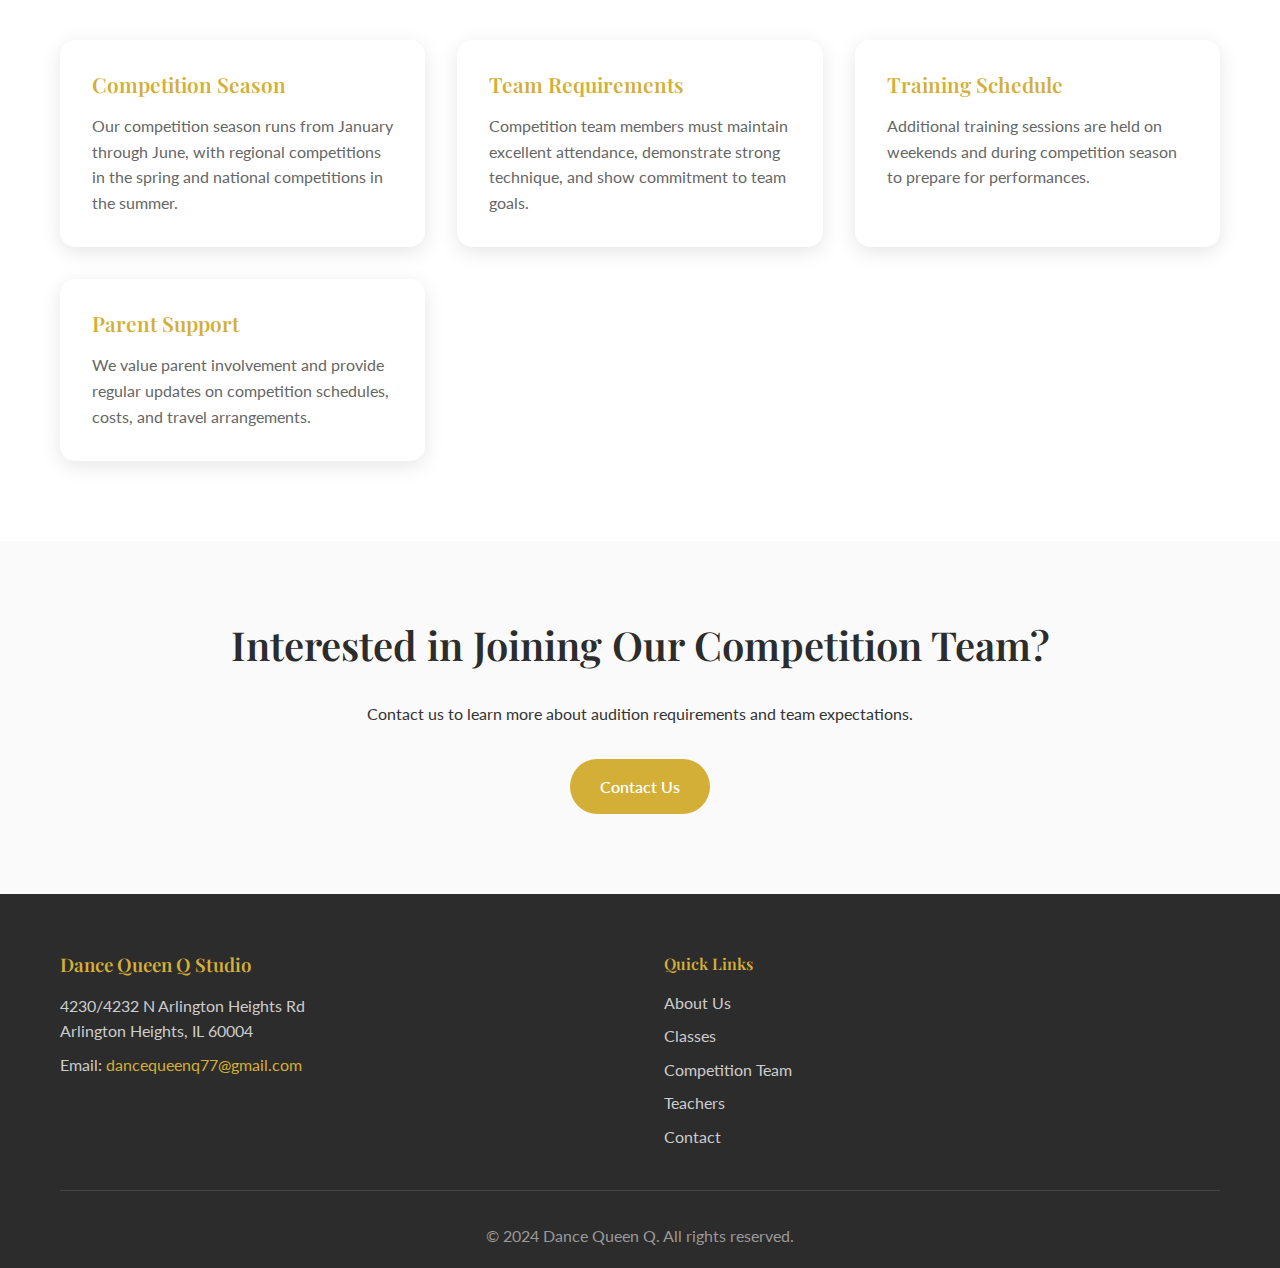
<file: competition.html>
<!DOCTYPE html>
<html lang="en">
<head>
    <meta charset="UTF-8">
    <meta name="viewport" content="width=device-width, initial-scale=1.0">
    <title>Our Competition Team - Dance Queen Q</title>
    <meta name="description" content="Meet our award-winning dancers who represent Dance Queen Q at regional and national competitions.">
    <link rel="stylesheet" href="styles.css">
    <link href="https://fonts.googleapis.com/css2?family=Playfair+Display:wght@400;600;700&family=Lato:wght@300;400;600&display=swap" rel="stylesheet">
    <link rel="stylesheet" href="https://cdnjs.cloudflare.com/ajax/libs/font-awesome/6.0.0/css/all.min.css">
</head>
<body>
    <!-- Header -->
    <header class="header">
        <div class="container">
            <div class="logo">
                <a href="index.html" style="text-decoration: none; color: inherit;">
                    <h1>Dance Queen Q</h1>
                </a>
            </div>
            <nav class="nav">
                <ul class="nav-list">
                    <li><a href="index.html" class="nav-link">About Us</a></li>
                    <li><a href="classes.html" class="nav-link">Join Our Classes</a></li>
                    <li><a href="competition.html" class="nav-link active">Our Competition Team</a></li>
                    <li><a href="teachers.html" class="nav-link">Meet Our Teachers</a></li>
                    <li><a href="contact.html" class="nav-link">Contact Us</a></li>
                </ul>
            </nav>
        </div>
    </header>

    <!-- Page Header -->
    <section class="page-header">
        <div class="container">
            <h1 class="page-title">Our Competition Team</h1>
            <p class="page-subtitle">Meet our award-winning dancers who represent Dance Queen Q at regional and national competitions</p>
        </div>
    </section>

    <!-- Competition Philosophy Section -->
    <section class="content-section">
        <div class="container">
            <div class="competition-content">
                <p class="competition-text">
                    Founded in 2022, the Dance Queen Q Competition Team features 50+ dancers, 30+ original works, and training across Chinese Dance, Contemporary, Jazz, and Hip-Hop. Dancers range from ages 3-17, competing in Beginner, Intermediate, and Advanced divisions.
                </p>
                <div style="text-align: center; margin-top: 2rem;">
                    <button class="cta-button" id="learnMoreBtn">Learn More</button>
                </div>
            </div>
        </div>
    </section>

    <!-- Competition Logos Section -->
    <section class="content-section">
        <div class="container">
            <h2 class="section-title">Competitions We Participate In</h2>
            <div class="competition-logos">
                <div class="competition-logo-item">
                    <img src="images/competitions/ADC Addicted 2 Dance.jpg" alt="ADC Addicted 2 Dance">
                </div>
                <div class="competition-logo-item">
                    <img src="images/competitions/CRU Dance.jpg" alt="CRU Dance">
                </div>
                <div class="competition-logo-item">
                    <img src="images/competitions/ID.jpg" alt="ID">
                </div>
                <div class="competition-logo-item">
                    <img src="images/competitions/MOXIE.jpg" alt="MOXIE">
                </div>
                <div class="competition-logo-item">
                    <img src="images/competitions/NextStar.jpg" alt="NextStar">
                </div>
                <div class="competition-logo-item">
                    <img src="images/competitions/PrecisionArts.jpg" alt="PrecisionArts">
                </div>
                <div class="competition-logo-item">
                    <img src="images/competitions/Revolution Talent.jpg" alt="Revolution Talent">
                </div>
                <div class="competition-logo-item">
                    <img src="images/competitions/ShowStopper.jpg" alt="ShowStopper">
                </div>
                <div class="competition-logo-item">
                    <img src="images/competitions/StarPower.jpg" alt="StarPower">
                </div>
                <div class="competition-logo-item">
                    <img src="images/competitions/The Power of Dance.jpg" alt="The Power of Dance">
                </div>
                <div class="competition-logo-item">
                    <img src="images/competitions/Turn It Up.jpg" alt="Turn It Up">
                </div>
                <div class="competition-logo-item">
                    <img src="images/competitions/Youth America Grand PRIX.jpg" alt="Youth America Grand PRIX">
                </div>
            </div>
        </div>
    </section>

    <!-- Competition Team Gallery -->
    <section class="content-section">
        <div class="container">
            <h2 class="section-title">Meet Our Competition Dancers</h2>
            <div class="competition-gallery">
                <div class="competition-item" onclick="openCompetitionModal('Emma Chen', 'Senior Soloist - Specializes in Chinese Dance and Contemporary. Multiple regional championship winner.')">
                    <div class="competition-photo">
                        <i class="fas fa-user-circle"></i>
                    </div>
                    <div class="competition-info">
                        <h3 class="competition-name">Emma Chen</h3>
                        <p>Senior Soloist</p>
                    </div>
                </div>
                
                <div class="competition-item" onclick="openCompetitionModal('Sophia Rodriguez', 'Junior Champion - Ballet and Jazz specialist. National competition qualifier.')">
                    <div class="competition-photo">
                        <i class="fas fa-user-circle"></i>
                    </div>
                    <div class="competition-info">
                        <h3 class="competition-name">Sophia Rodriguez</h3>
                        <p>Junior Champion</p>
                    </div>
                </div>
                
                <div class="competition-item" onclick="openCompetitionModal('Maya Patel', 'Hip Hop Star - Creative choreographer and team captain. Regional hip hop champion.')">
                    <div class="competition-photo">
                        <i class="fas fa-user-circle"></i>
                    </div>
                    <div class="competition-info">
                        <h3 class="competition-name">Maya Patel</h3>
                        <p>Hip Hop Star</p>
                    </div>
                </div>
                
                <div class="competition-item" onclick="openCompetitionModal('Lily Johnson', 'Contemporary Artist - Expressive performer with multiple solo awards.')">
                    <div class="competition-photo">
                        <i class="fas fa-user-circle"></i>
                    </div>
                    <div class="competition-info">
                        <h3 class="competition-name">Lily Johnson</h3>
                        <p>Contemporary Artist</p>
                    </div>
                </div>
                
                <div class="competition-item" onclick="openCompetitionModal('Ava Thompson', 'Ballet Virtuoso - Classical technique specialist with international competition experience.')">
                    <div class="competition-photo">
                        <i class="fas fa-user-circle"></i>
                    </div>
                    <div class="competition-info">
                        <h3 class="competition-name">Ava Thompson</h3>
                        <p>Ballet Virtuoso</p>
                    </div>
                </div>
                
                <div class="competition-item" onclick="openCompetitionModal('Zoe Kim', 'Rising Star - Youngest team member with exceptional potential in multiple dance styles.')">
                    <div class="competition-photo">
                        <i class="fas fa-user-circle"></i>
                    </div>
                    <div class="competition-info">
                        <h3 class="competition-name">Zoe Kim</h3>
                        <p>Rising Star</p>
                    </div>
                </div>
            </div>
        </div>
    </section>

    <!-- Competition Achievements -->
    <section class="content-section">
        <div class="container">
            <h2 class="section-title">Recent Achievements</h2>
            <div class="achievements-grid">
                <div class="achievement-card">
                    <div class="achievement-icon">
                        <i class="fas fa-trophy"></i>
                    </div>
                    <h3>Regional Championships</h3>
                    <p>15+ first place awards in 2024</p>
                </div>
                
                <div class="achievement-card">
                    <div class="achievement-icon">
                        <i class="fas fa-medal"></i>
                    </div>
                    <h3>National Qualifiers</h3>
                    <p>8 dancers qualified for nationals</p>
                </div>
                
                <div class="achievement-card">
                    <div class="achievement-icon">
                        <i class="fas fa-star"></i>
                    </div>
                    <h3>Specialty Awards</h3>
                    <p>Best Choreography & Technique</p>
                </div>
                
                <div class="achievement-card">
                    <div class="achievement-icon">
                        <i class="fas fa-users"></i>
                    </div>
                    <h3>Team Spirit</h3>
                    <p>Sportsmanship Award Winners</p>
                </div>
            </div>
        </div>
    </section>

    <!-- Competition Information -->
    <section class="content-section">
        <div class="container">
            <h2 class="section-title">Competition Information</h2>
            <div class="info-grid">
                <div class="info-card">
                    <h3>Competition Season</h3>
                    <p>Our competition season runs from January through June, with regional competitions in the spring and national competitions in the summer.</p>
                </div>
                
                <div class="info-card">
                    <h3>Team Requirements</h3>
                    <p>Competition team members must maintain excellent attendance, demonstrate strong technique, and show commitment to team goals.</p>
                </div>
                
                <div class="info-card">
                    <h3>Training Schedule</h3>
                    <p>Additional training sessions are held on weekends and during competition season to prepare for performances.</p>
                </div>
                
                <div class="info-card">
                    <h3>Parent Support</h3>
                    <p>We value parent involvement and provide regular updates on competition schedules, costs, and travel arrangements.</p>
                </div>
            </div>
        </div>
    </section>

    <!-- Call to Action -->
    <section class="content-section">
        <div class="container text-center">
            <h2 class="section-title">Interested in Joining Our Competition Team?</h2>
            <p class="mb-2">Contact us to learn more about audition requirements and team expectations.</p>
            <a href="contact.html" class="cta-button">Contact Us</a>
        </div>
    </section>

    <!-- Competition Modal -->
    <div id="competitionModal" class="modal">
        <div class="modal-content">
            <span class="close" onclick="closeModal('competitionModal')">&times;</span>
            <h2 id="modalTitle">Dancer Name</h2>
            <div class="modal-photo">
                <i class="fas fa-user-circle"></i>
            </div>
            <p id="modalCaption">Dancer information and achievements will be displayed here.</p>
        </div>
    </div>

    <!-- Competition Learn More Modal -->
    <div id="competitionLearnMoreModal" class="modal">
        <div class="modal-content" style="max-width: 700px; max-height: 85vh; padding: 0; position: relative; overflow: hidden;">
            <span class="close" onclick="closeModal('competitionLearnMoreModal')">&times;</span>
            <div id="competitionLearnMoreContent" style="padding: 2rem; padding-top: 3rem; max-height: 85vh; overflow-y: auto; overflow-x: hidden; box-sizing: border-box; height: 100%;"></div>
        </div>
    </div>

    <!-- Footer -->
    <footer class="footer">
        <div class="container">
            <div class="footer-content">
                <div class="footer-info">
                    <h3>Dance Queen Q Studio</h3>
                    <p>4230/4232 N Arlington Heights Rd<br>
                    Arlington Heights, IL 60004</p>
                    <p>Email: <a href="mailto:dancequeenq77@gmail.com">dancequeenq77@gmail.com</a></p>
                </div>
                <div class="footer-nav">
                    <h4>Quick Links</h4>
                    <ul>
                        <li><a href="index.html">About Us</a></li>
                        <li><a href="classes.html">Classes</a></li>
                        <li><a href="competition.html">Competition Team</a></li>
                        <li><a href="teachers.html">Teachers</a></li>
                        <li><a href="contact.html">Contact</a></li>
                    </ul>
                </div>
            </div>
            <div class="footer-bottom">
                <p>&copy; 2024 Dance Queen Q. All rights reserved.</p>
            </div>
        </div>
    </footer>

    <script src="script.js"></script>
</body>
</html>
</file>
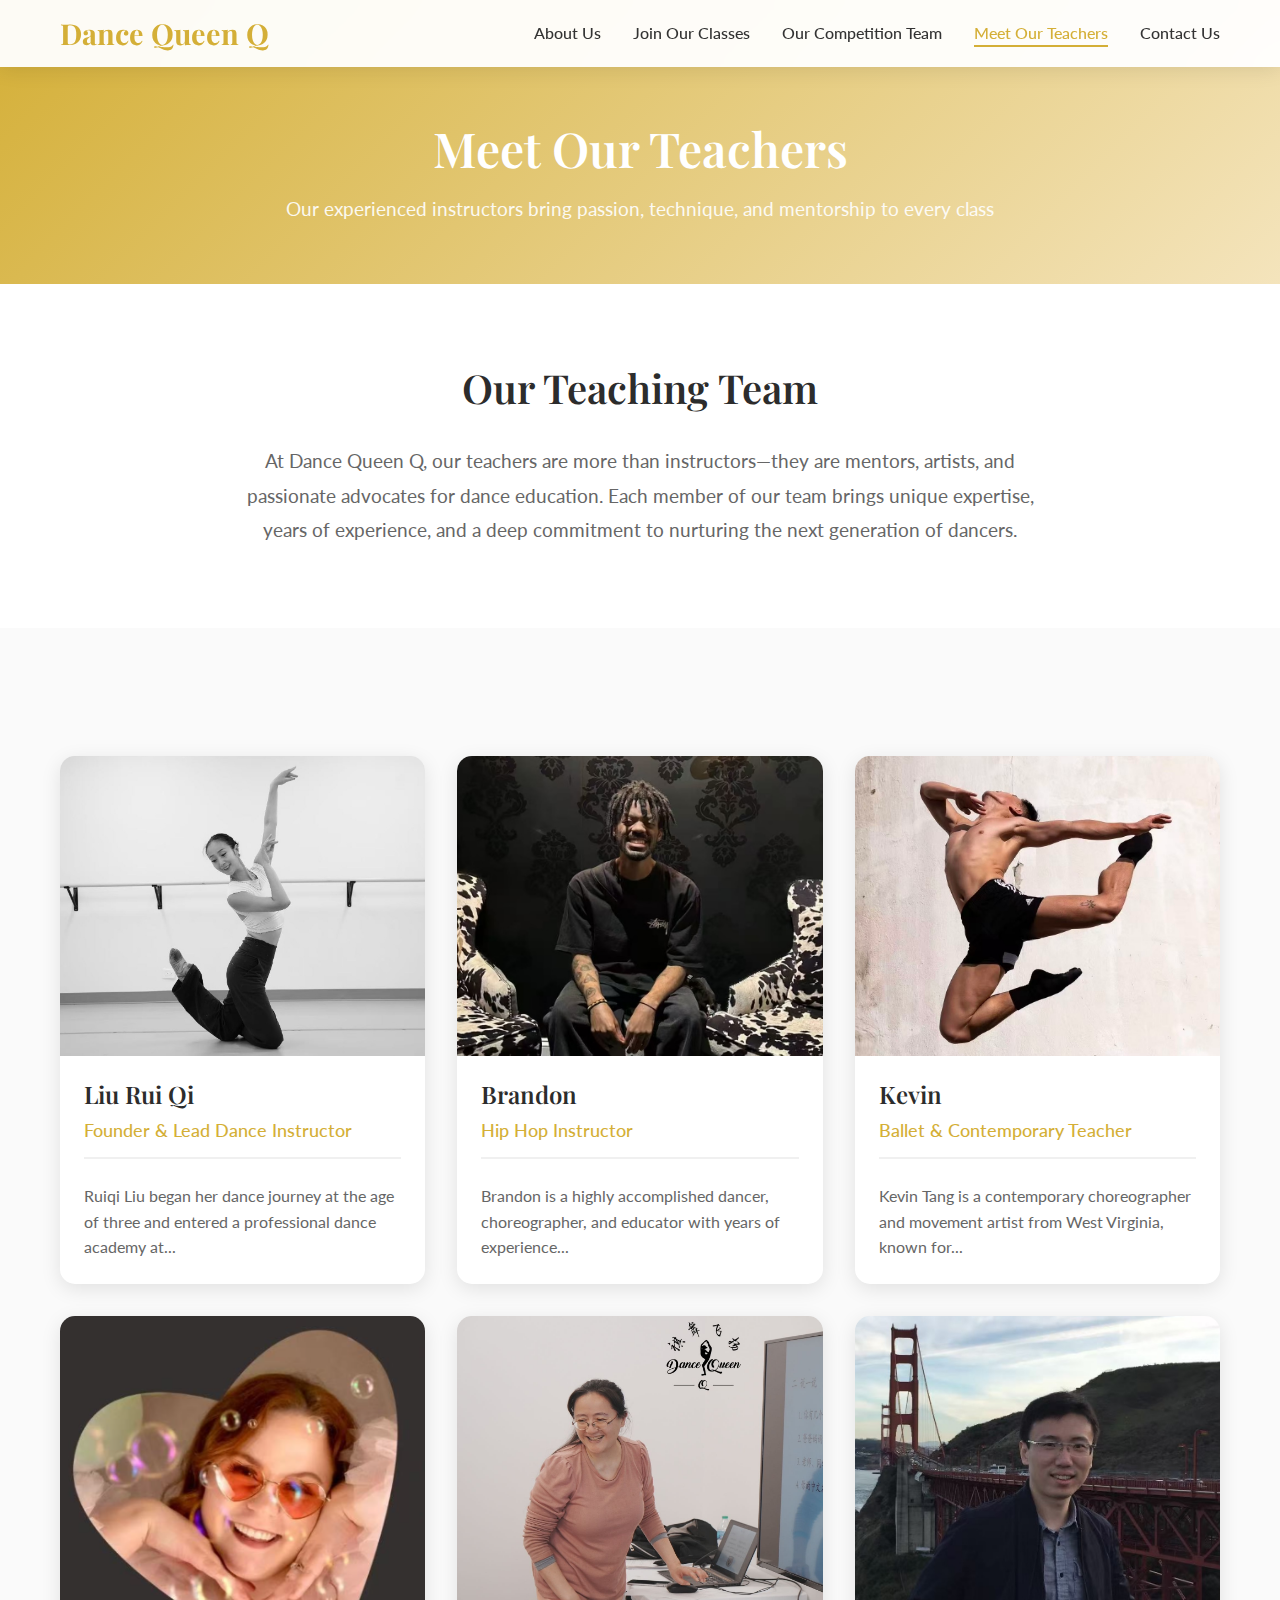
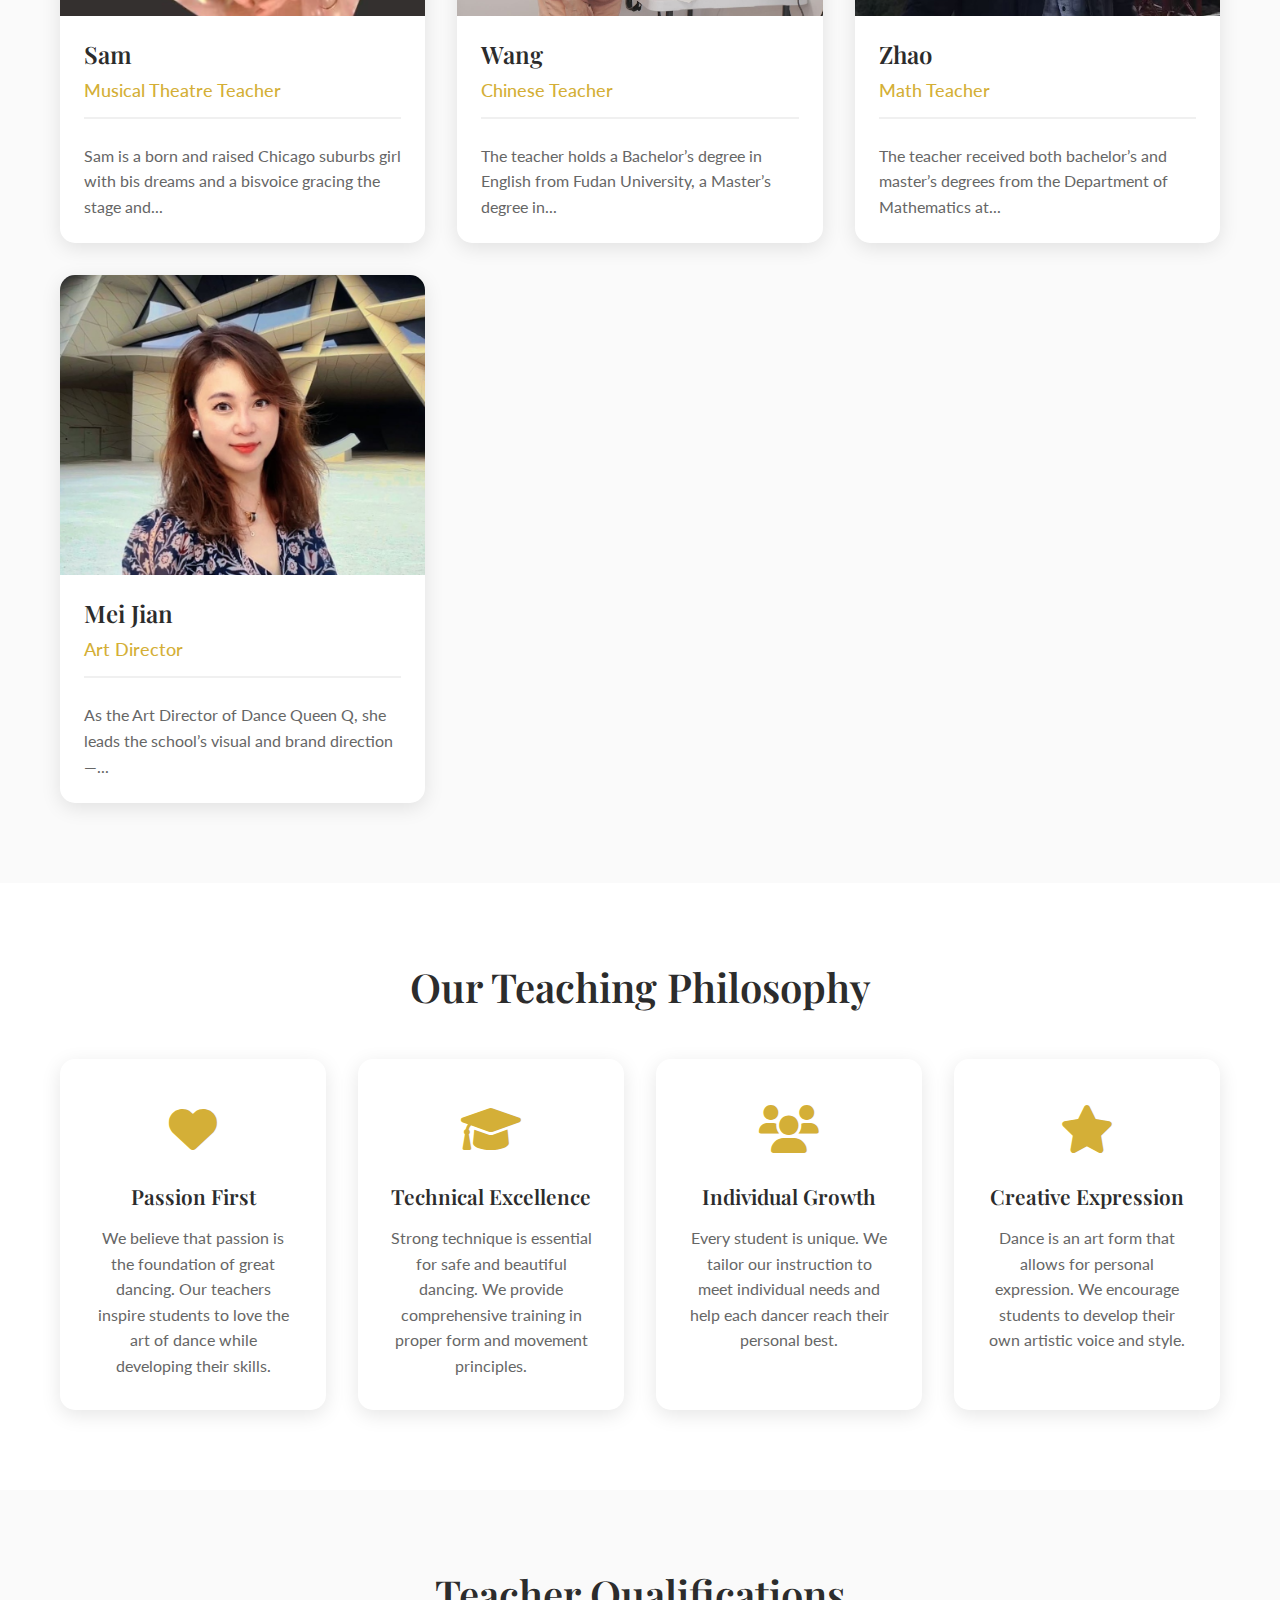
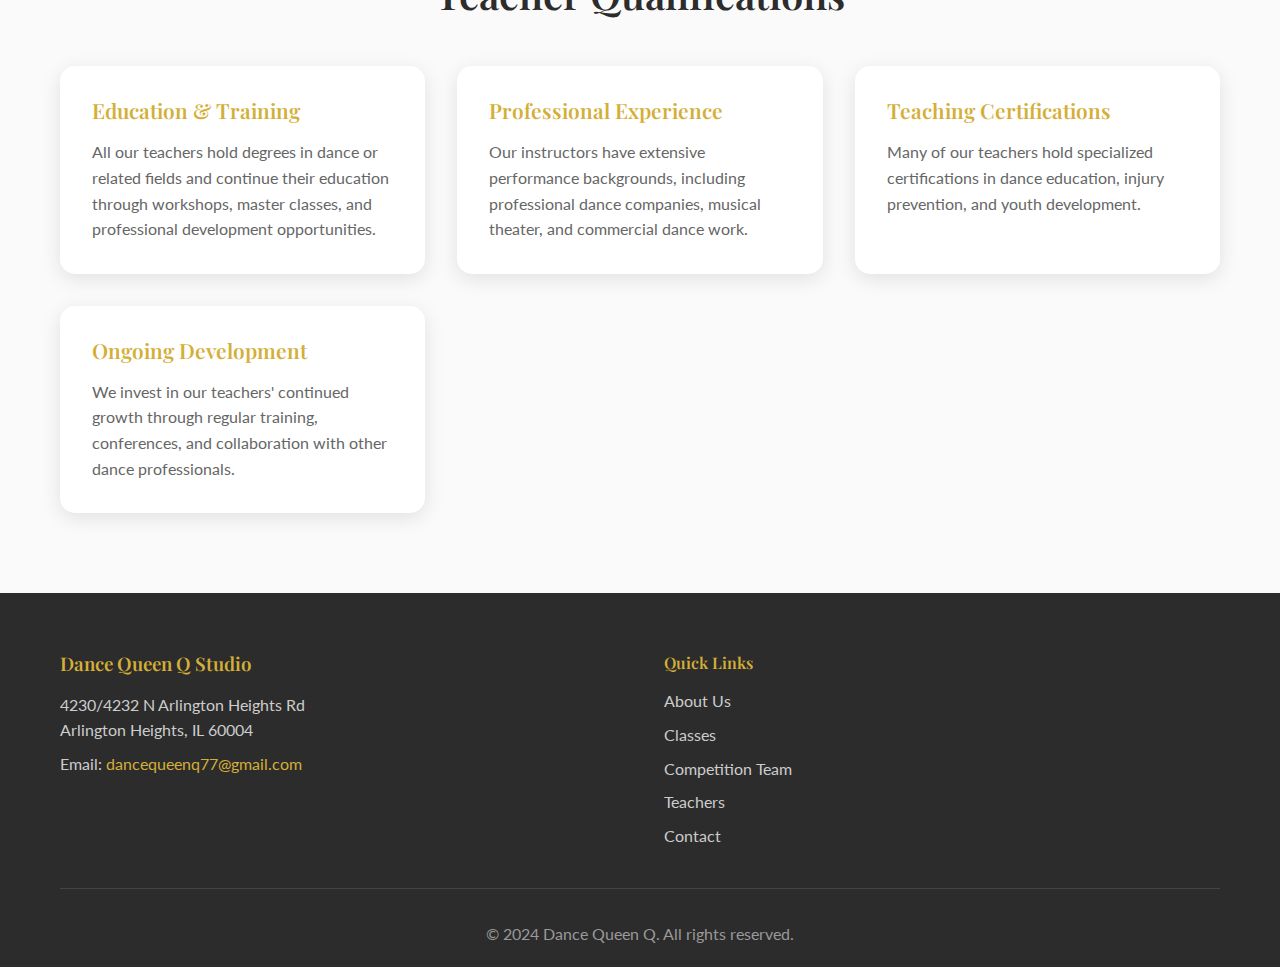
<file: teachers.html>
<!DOCTYPE html>
<html lang="en">
<head>
    <meta charset="UTF-8">
    <meta name="viewport" content="width=device-width, initial-scale=1.0">
    <title>Meet Our Teachers - Dance Queen Q</title>
    <meta name="description" content="Meet our experienced instructors who bring passion, technique, and mentorship to every class at Dance Queen Q.">
    <link rel="stylesheet" href="styles.css">
    <link href="https://fonts.googleapis.com/css2?family=Playfair+Display:wght@400;600;700&family=Lato:wght@300;400;600&display=swap" rel="stylesheet">
    <link rel="stylesheet" href="https://cdnjs.cloudflare.com/ajax/libs/font-awesome/6.0.0/css/all.min.css">
</head>
<body>
    <!-- Header -->
    <header class="header">
        <div class="container">
            <div class="logo">
                <a href="index.html" style="text-decoration: none; color: inherit;">
                    <h1>Dance Queen Q</h1>
                </a>
            </div>
            <nav class="nav">
                <ul class="nav-list">
                    <li><a href="index.html" class="nav-link">About Us</a></li>
                    <li><a href="classes.html" class="nav-link">Join Our Classes</a></li>
                    <li><a href="competition.html" class="nav-link">Our Competition Team</a></li>
                    <li><a href="teachers.html" class="nav-link active">Meet Our Teachers</a></li>
                    <li><a href="contact.html" class="nav-link">Contact Us</a></li>
                </ul>
            </nav>
        </div>
    </header>

    <!-- Page Header -->
    <section class="page-header">
        <div class="container">
            <h1 class="page-title">Meet Our Teachers</h1>
            <p class="page-subtitle">Our experienced instructors bring passion, technique, and mentorship to every class</p>
        </div>
    </section>

    <!-- Teachers Introduction -->
    <section class="content-section">
        <div class="container">
            <div class="teachers-intro">
                <h2 class="section-title">Our Teaching Team</h2>
                <p class="intro-text">
                    At Dance Queen Q, our teachers are more than instructors—they are mentors, artists, and passionate advocates for dance education. Each member of our team brings unique expertise, years of experience, and a deep commitment to nurturing the next generation of dancers.
                </p>
            </div>
        </div>
    </section>

    <!-- Teachers Grid -->
    <section class="content-section">
        <div class="container">
            <div class="teachers-grid">
                <div class="teacher-card" onclick="openTeacherModal('Liu Rui Qi', '<img src=&quot;images/teachers/liu-rui-qi.jpg&quot; alt=&quot;Teacher photo&quot; style=&quot;width: 100%; max-width: 400px; border-radius: 10px; margin-bottom: 2rem; display: block; margin-left: auto; margin-right: auto; box-shadow: 0 5px 20px rgba(0, 0, 0, 0.15);&quot;><p>Ruiqi Liu began dancing at age three and trained professionally in Chinese classical and folk dance. A former dancer with the Shanghai Song and Dance Troupe, she later founded Dance Queen Q in the U.S. As Founder and Lead Instructor, she teaches multiple dance styles, guiding students to award-winning success while inspiring artistic growth and self-expression through dance.</p>', 'Founder & Lead Dance Instructor')">
                    <div class="teacher-photo">
                        <img src="images/teachers/liu-rui-qi.jpg" alt="Liu Rui Qi">
                    </div>
                    <div class="teacher-info">
                        <h3 class="teacher-name">Liu Rui Qi</h3>
                        <p class="teacher-specialty">Founder & Lead Dance Instructor</p>
                        <p class="teacher-bio">Ruiqi Liu began her dance journey at the age of three and entered a professional dance academy at...</p>
                    </div>
                </div>

                <div class="teacher-card" onclick="openTeacherModal('Brandon', '<img src=&quot;images/teachers/brandon.jpg&quot; alt=&quot;Teacher photo&quot; style=&quot;width: 100%; max-width: 400px; border-radius: 10px; margin-bottom: 2rem; display: block; margin-left: auto; margin-right: auto; box-shadow: 0 5px 20px rgba(0, 0, 0, 0.15);&quot;><p>Brandon is a professional dancer, choreographer, and educator, founder of Create InMotion Dance Family. He has performed with global artists, including BTS and J-Hope at Lollapalooza 2022. A member of elite crews like Boom Crack and The Puzzle League, his energetic teaching blends precision, musicality, and passion, inspiring dancers to grow creatively and confidently.</p>', 'Hip Hop Instructor')">
                    <div class="teacher-photo">
                        <img src="images/teachers/brandon.jpg" alt="Brandon">
                    </div>
                    <div class="teacher-info">
                        <h3 class="teacher-name">Brandon</h3>
                        <p class="teacher-specialty">Hip Hop Instructor</p>
                        <p class="teacher-bio">Brandon is a highly accomplished dancer, choreographer, and educator with years of experience...</p>
                    </div>
                </div>

                <div class="teacher-card" onclick="openTeacherModal('Kevin', '<img src=&quot;images/teachers/kevin.jpg&quot; alt=&quot;Teacher photo&quot; style=&quot;width: 100%; max-width: 400px; border-radius: 10px; margin-bottom: 2rem; display: block; margin-left: auto; margin-right: auto; box-shadow: 0 5px 20px rgba(0, 0, 0, 0.15);&quot;><p>Kevin Tang is a contemporary choreographer and movement artist blending technique, design, and emotion. With a B.A. in Dance and an MPS from Parsons, he merges choreography and costume as storytelling. Having performed with top companies, his works explore identity and spirituality through movement. Now in Chicago, Kevin continues creating deeply expressive, innovative performances.</p>', 'Ballet & Contemporary Teacher')">
                    <div class="teacher-photo">
                        <img src="images/teachers/kevin.jpg" alt="Kevin">
                    </div>
                    <div class="teacher-info">
                        <h3 class="teacher-name">Kevin</h3>
                        <p class="teacher-specialty">Ballet & Contemporary Teacher</p>
                        <p class="teacher-bio">Kevin Tang is a contemporary choreographer and movement artist from West Virginia, known for...</p>
                    </div>
                </div>

                <div class="teacher-card" onclick="openTeacherModal('Sam', '<img src=&quot;images/teachers/sam.png&quot; alt=&quot;Teacher photo&quot; style=&quot;width: 100%; max-width: 400px; border-radius: 10px; margin-bottom: 2rem; display: block; margin-left: auto; margin-right: auto; box-shadow: 0 5px 20px rgba(0, 0, 0, 0.15);&quot;><p>Sam, a Chicago native, discovered her passion for theatre at age two. She studied Musical Theatre and Directing at Drake University and earned her Master’s in Early Childhood Education at DePaul. A dedicated teacher and mother of two, she brings joyful energy to her Musical Theatre classes, helping children build confidence and love for performance.</p>', 'Musical Theatre Teacher')">
                    <div class="teacher-photo">
                        <img src="images/teachers/sam.png" alt="Sam">
                    </div>
                    <div class="teacher-info">
                        <h3 class="teacher-name">Sam</h3>
                        <p class="teacher-specialty">Musical Theatre Teacher</p>
                        <p class="teacher-bio">Sam is a born and raised Chicago suburbs girl with bis dreams and a bisvoice gracing the stage and...</p>
                    </div>
                </div>

                <div class="teacher-card" onclick="openTeacherModal('Wang', '<img src=&quot;images/teachers/wang.jpg&quot; alt=&quot;Teacher photo&quot; style=&quot;width: 100%; max-width: 400px; border-radius: 10px; margin-bottom: 2rem; display: block; margin-left: auto; margin-right: auto; box-shadow: 0 5px 20px rgba(0, 0, 0, 0.15);&quot;><p>The teacher holds degrees from Fudan University and City University of Hong Kong, with over a decade of Chinese teaching experience in U.S. schools. She founded the Shuangshuang Chinese Program in 2018, which rapidly grew to eight levels. Her engaging, feedback-driven teaching inspires students to love learning Chinese and explore culture with curiosity and confidence.</p>', 'Chinese Teacher')">
                    <div class="teacher-photo">
                        <img src="images/teachers/wang.jpg" alt="Wang">
                    </div>
                    <div class="teacher-info">
                        <h3 class="teacher-name">Wang</h3>
                        <p class="teacher-specialty">Chinese Teacher</p>
                        <p class="teacher-bio">The teacher holds a Bachelor’s degree in English from Fudan University, a Master’s degree in...</p>
                    </div>
                </div>

                <div class="teacher-card" onclick="openTeacherModal('Zhao', '<img src=&quot;images/teachers/zhao.jpg&quot; alt=&quot;Teacher photo&quot; style=&quot;width: 100%; max-width: 400px; border-radius: 10px; margin-bottom: 2rem; display: block; margin-left: auto; margin-right: auto; box-shadow: 0 5px 20px rgba(0, 0, 0, 0.15);&quot;><p>The teacher earned bachelor’s and master’s degrees in Mathematics from Shanghai Jiao Tong University and has extensive Olympiad Math teaching experience. Now working in AI and Data Science, he combines real-world applications with structured learning. His engaging, layered approach strengthens logic, reasoning, and understanding, helping students progress confidently through personalized math learning paths.</p>', 'Math Teacher')">
                    <div class="teacher-photo">
                        <img src="images/teachers/zhao.jpg" alt="Zhao">
                    </div>
                    <div class="teacher-info">
                        <h3 class="teacher-name">Zhao</h3>
                        <p class="teacher-specialty">Math Teacher</p>
                        <p class="teacher-bio">The teacher received both bachelor’s and master’s degrees from the Department of Mathematics at...</p>
                    </div>
                </div>

                <div class="teacher-card" onclick="openTeacherModal('Mei Jian', '<img src=&quot;images/teachers/mei-jian.jpg&quot; alt=&quot;Teacher photo&quot; style=&quot;width: 100%; max-width: 400px; border-radius: 10px; margin-bottom: 2rem; display: block; margin-left: auto; margin-right: auto; box-shadow: 0 5px 20px rgba(0, 0, 0, 0.15);&quot;><p>As Art Director of Dance Queen Q, Mei leads visual design, events, and branding with a focus on elegance and creativity. A Tianjin University graduate in Architectural Design, she integrates structure and artistry from her experience in tattoo, body, and makeup art. Inspired by travel and culture, Mei believes art education empowers confidence and expression.</p>', 'Art Director')">
                    <div class="teacher-photo">
                        <img src="images/teachers/mei-jian.jpg" alt="Mei Jian">
                    </div>
                    <div class="teacher-info">
                        <h3 class="teacher-name">Mei Jian</h3>
                        <p class="teacher-specialty">Art Director</p>
                        <p class="teacher-bio">As the Art Director of Dance Queen Q, she leads the school’s visual and brand direction —...</p>
                    </div>
                </div>

            </div>
        </div>
    </section>

    <!-- Teaching Philosophy -->
    <section class="content-section">
        <div class="container">
            <h2 class="section-title">Our Teaching Philosophy</h2>
            <div class="philosophy-grid">
                <div class="philosophy-item">
                    <div class="philosophy-icon">
                        <i class="fas fa-heart"></i>
                    </div>
                    <h3>Passion First</h3>
                    <p>We believe that passion is the foundation of great dancing. Our teachers inspire students to love the art of dance while developing their skills.</p>
                </div>
                
                <div class="philosophy-item">
                    <div class="philosophy-icon">
                        <i class="fas fa-graduation-cap"></i>
                    </div>
                    <h3>Technical Excellence</h3>
                    <p>Strong technique is essential for safe and beautiful dancing. We provide comprehensive training in proper form and movement principles.</p>
                </div>
                
                <div class="philosophy-item">
                    <div class="philosophy-icon">
                        <i class="fas fa-users"></i>
                    </div>
                    <h3>Individual Growth</h3>
                    <p>Every student is unique. We tailor our instruction to meet individual needs and help each dancer reach their personal best.</p>
                </div>
                
                <div class="philosophy-item">
                    <div class="philosophy-icon">
                        <i class="fas fa-star"></i>
                    </div>
                    <h3>Creative Expression</h3>
                    <p>Dance is an art form that allows for personal expression. We encourage students to develop their own artistic voice and style.</p>
                </div>
            </div>
        </div>
    </section>

    <!-- Teacher Qualifications -->
    <section class="content-section">
        <div class="container">
            <h2 class="section-title">Teacher Qualifications</h2>
            <div class="qualifications-content">
                <div class="qualification-item">
                    <h3>Education & Training</h3>
                    <p>All our teachers hold degrees in dance or related fields and continue their education through workshops, master classes, and professional development opportunities.</p>
                </div>
                
                <div class="qualification-item">
                    <h3>Professional Experience</h3>
                    <p>Our instructors have extensive performance backgrounds, including professional dance companies, musical theater, and commercial dance work.</p>
                </div>
                
                <div class="qualification-item">
                    <h3>Teaching Certifications</h3>
                    <p>Many of our teachers hold specialized certifications in dance education, injury prevention, and youth development.</p>
                </div>
                
                <div class="qualification-item">
                    <h3>Ongoing Development</h3>
                    <p>We invest in our teachers' continued growth through regular training, conferences, and collaboration with other dance professionals.</p>
                </div>
            </div>
        </div>
    </section>

    <!-- Teacher Modal -->
    <div id="teacherModal" class="modal">
        <div class="modal-content">
            <span class="close" onclick="closeModal('teacherModal')">&times;</span>
            <div id="teacherModalImage" class="modal-image-container"></div>
            <h3 id="teacherModalSpecialty" class="modal-specialty">Specialty</h3>
            <div id="teacherModalBio" class="modal-bio-text">Teacher bio and detailed information will be displayed here.</div>
        </div>
    </div>

    <!-- Footer -->
    <footer class="footer">
        <div class="container">
            <div class="footer-content">
                <div class="footer-info">
                    <h3>Dance Queen Q Studio</h3>
                    <p>4230/4232 N Arlington Heights Rd<br>
                    Arlington Heights, IL 60004</p>
                    <p>Email: <a href="mailto:dancequeenq77@gmail.com">dancequeenq77@gmail.com</a></p>
                </div>
                <div class="footer-nav">
                    <h4>Quick Links</h4>
                    <ul>
                        <li><a href="index.html">About Us</a></li>
                        <li><a href="classes.html">Classes</a></li>
                        <li><a href="competition.html">Competition Team</a></li>
                        <li><a href="teachers.html">Teachers</a></li>
                        <li><a href="contact.html">Contact</a></li>
                    </ul>
                </div>
            </div>
            <div class="footer-bottom">
                <p>&copy; 2024 Dance Queen Q. All rights reserved.</p>
            </div>
        </div>
    </footer>

    <script src="script.js"></script>
</body>
</html>
</file>
<file: styles.css>
/* Reset and Base Styles */
* {
    margin: 0;
    padding: 0;
    box-sizing: border-box;
}

html {
    scroll-behavior: smooth;
}

body {
    font-family: 'Lato', sans-serif;
    line-height: 1.6;
    color: #333;
    background-color: #fff;
}

.container {
    max-width: 1200px;
    margin: 0 auto;
    padding: 0 20px;
}

/* Typography */
h1, h2, h3, h4, h5, h6 {
    font-family: 'Playfair Display', serif;
    font-weight: 600;
    line-height: 1.2;
}

.section-title {
    font-size: 2.5rem;
    text-align: center;
    margin-bottom: 2rem;
    color: #2c2c2c;
}

/* Header */
.header {
    position: fixed;
    top: 0;
    left: 0;
    right: 0;
    background: rgba(255, 255, 255, 0.95);
    backdrop-filter: blur(10px);
    z-index: 1000;
    padding: 1rem 0;
    box-shadow: 0 2px 20px rgba(0, 0, 0, 0.1);
}


.header .container {
    position: relative;
    display: flex;
    justify-content: space-between;
    align-items: center;
}

.logo h1 {
    font-size: 1.8rem;
    color: #d4af37;
    font-weight: 700;
}

.nav-list {
    display: flex;
    list-style: none;
    gap: 2rem;
}

.nav-link {
    text-decoration: none;
    color: #333;
    font-weight: 500;
    transition: color 0.3s ease;
    position: relative;
}

.nav-link:hover,
.nav-link.active {
    color: #d4af37;
}

.nav-link::after {
    content: '';
    position: absolute;
    bottom: -5px;
    left: 0;
    width: 0;
    height: 2px;
    background: #d4af37;
    transition: width 0.3s ease;
}

.nav-link:hover::after,
.nav-link.active::after {
    width: 100%;
}


/* Hero Section */
.hero {
    height: 100vh;
    background: linear-gradient(rgba(0, 0, 0, 0.4), rgba(0, 0, 0, 0.4)), 
                url('images/teachers/cover.jpg') center/cover;
    display: flex;
    align-items: center;
    justify-content: center;
    text-align: center;
    color: white;
    position: relative;
}

.hero-content {
    z-index: 2;
    max-width: 800px;
    padding: 0 20px;
}

.hero-title {
    font-size: 3.5rem;
    margin-bottom: 1rem;
    animation: fadeInUp 1s ease-out;
}

.hero-subtitle {
    font-size: 1.3rem;
    margin-bottom: 2rem;
    animation: fadeInUp 1s ease-out 0.3s both;
}

.cta-button {
    display: inline-block;
    background: #d4af37;
    color: white;
    padding: 15px 30px;
    text-decoration: none;
    border-radius: 50px;
    font-weight: 600;
    transition: all 0.3s ease;
    animation: fadeInUp 1s ease-out 0.6s both;
}

.cta-button:hover {
    background: #b8941f;
    transform: translateY(-2px);
    box-shadow: 0 10px 25px rgba(212, 175, 55, 0.3);
}

.cta-button.secondary {
    background: transparent;
    border: 2px solid #d4af37;
    color: #d4af37;
}

.cta-button.secondary:hover {
    background: #d4af37;
    color: white;
}

/* About Section */
.about {
    padding: 100px 0;
    background: #fafafa;
}

.about-text {
    font-size: 1.2rem;
    text-align: center;
    max-width: 800px;
    margin: 0 auto 4rem;
    color: #666;
}

.about-text p {
    margin-bottom: 1.5rem;
    line-height: 1.8;
}

.about-text p:last-child {
    margin-bottom: 0;
}

/* Image Carousel */
.image-carousel {
    max-width: 900px;
    margin: 3rem auto;
    position: relative;
}

.carousel-container {
    position: relative;
    width: 100%;
    overflow: hidden;
    border-radius: 15px;
    box-shadow: 0 10px 30px rgba(0, 0, 0, 0.15);
}

.carousel-slides {
    position: relative;
    width: 100%;
    height: 500px;
}

.carousel-slide {
    position: absolute;
    top: 0;
    left: 0;
    width: 100%;
    height: 100%;
    opacity: 0;
    transition: opacity 0.6s ease-in-out;
    z-index: 0;
    pointer-events: none;
    visibility: hidden;
}

.carousel-slide.active {
    opacity: 1;
    z-index: 1;
    pointer-events: auto;
    visibility: visible;
}

.carousel-image {
    width: 100%;
    height: 100%;
    object-fit: cover;
    display: block;
}

.carousel-btn {
    position: absolute;
    top: 50%;
    transform: translateY(-50%);
    background: rgba(255, 255, 255, 0.95);
    border: 2px solid #d4af37;
    width: 50px;
    height: 50px;
    border-radius: 50%;
    cursor: pointer;
    z-index: 100;
    display: flex;
    align-items: center;
    justify-content: center;
    font-size: 2rem;
    font-weight: bold;
    color: #d4af37;
    transition: all 0.3s ease;
    box-shadow: 0 2px 10px rgba(0, 0, 0, 0.2);
    user-select: none;
    pointer-events: auto;
}

.carousel-btn:hover {
    background: white;
    color: #b8941f;
    transform: translateY(-50%) scale(1.1);
    box-shadow: 0 4px 15px rgba(0, 0, 0, 0.3);
}

.carousel-btn:active {
    transform: translateY(-50%) scale(0.95);
}

.carousel-btn span {
    line-height: 1;
}

.carousel-prev {
    left: 20px;
}

.carousel-next {
    right: 20px;
}

.carousel-indicators {
    display: flex;
    justify-content: center;
    gap: 10px;
    margin-top: 1.5rem;
}

.indicator {
    width: 12px;
    height: 12px;
    border-radius: 50%;
    background: #ccc;
    cursor: pointer;
    transition: all 0.3s ease;
}

.indicator.active {
    background: #d4af37;
    width: 30px;
    border-radius: 6px;
}

.indicator:hover {
    background: #b8941f;
}

.dance-styles {
    display: grid;
    grid-template-columns: repeat(auto-fit, minmax(200px, 1fr));
    gap: 2rem;
    margin-top: 3rem;
}

.style-card {
    text-align: center;
    padding: 2rem;
    background: white;
    border-radius: 15px;
    box-shadow: 0 5px 20px rgba(0, 0, 0, 0.1);
    transition: transform 0.3s ease, box-shadow 0.3s ease;
}

.style-card:hover {
    transform: translateY(-10px);
    box-shadow: 0 15px 40px rgba(0, 0, 0, 0.15);
}

.style-icon {
    font-size: 3rem;
    margin-bottom: 1rem;
}

.style-card h3 {
    color: #2c2c2c;
    font-size: 1.3rem;
}

/* Philosophy Section */
.philosophy {
    padding: 100px 0;
    background: white;
}

.philosophy-content {
    max-width: 800px;
    margin: 0 auto;
    text-align: center;
}

.philosophy-text {
    font-size: 1.2rem;
    color: #666;
    line-height: 1.8;
}

.philosophy-text p {
    margin-bottom: 1.5rem;
}

.philosophy-text p:last-child {
    margin-bottom: 0;
}

/* Community Section */
.community {
    padding: 100px 0;
    background: #f8f8f8;
}

.community-content {
    max-width: 800px;
    margin: 0 auto;
    text-align: center;
}

.community-text {
    font-size: 1.2rem;
    color: #666;
    line-height: 1.8;
}

.community-text p {
    margin-bottom: 1.5rem;
}

.community-text p:last-child {
    margin-bottom: 0;
}

/* Competition Philosophy Section */
.competition-philosophy {
    padding: 100px 0;
    background: white;
}

.competition-content {
    max-width: 800px;
    margin: 0 auto;
    text-align: center;
}

.competition-text {
    font-size: 1.2rem;
    color: #666;
    line-height: 1.8;
    margin-bottom: 2rem;
}

.competition-text p {
    margin-bottom: 1.5rem;
}

.competition-text p:last-child {
    margin-bottom: 0;
}

/* Footer */
.footer {
    background: #2c2c2c;
    color: white;
    padding: 60px 0 20px;
}

.footer-content {
    display: grid;
    grid-template-columns: 1fr 1fr;
    gap: 3rem;
    margin-bottom: 2rem;
}

.footer-info h3 {
    color: #d4af37;
    margin-bottom: 1rem;
}

.footer-info p {
    margin-bottom: 0.5rem;
    color: #ccc;
}

.footer-info a {
    color: #d4af37;
    text-decoration: none;
}

.footer-nav h4 {
    color: #d4af37;
    margin-bottom: 1rem;
}

.footer-nav ul {
    list-style: none;
}

.footer-nav li {
    margin-bottom: 0.5rem;
}

.footer-nav a {
    color: #ccc;
    text-decoration: none;
    transition: color 0.3s ease;
}

.footer-nav a:hover {
    color: #d4af37;
}

.footer-bottom {
    text-align: center;
    padding-top: 2rem;
    border-top: 1px solid #444;
    color: #999;
}

/* Animations */
@keyframes fadeInUp {
    from {
        opacity: 0;
        transform: translateY(30px);
    }
    to {
        opacity: 1;
        transform: translateY(0);
    }
}

.fade-in {
    animation: fadeInUp 0.8s ease-out;
}

/* Responsive Design */
@media (max-width: 768px) {
    .header {
        padding: 1.5rem 0;
    }
    
    .header .container {
        flex-direction: column;
        align-items: flex-start;
        gap: 1rem;
    }
    
    .carousel-slides {
        height: 400px;
    }
    
    .nav {
        width: 100%;
    }
    
    .nav-list {
        display: flex;
        flex-wrap: nowrap;
        overflow-x: auto;
        gap: 0.5rem;
        padding: 0.5rem 0;
        -webkit-overflow-scrolling: touch;
        scrollbar-width: none;
        -ms-overflow-style: none;
        width: 100%;
        align-items: center;
    }
    
    .nav-list::-webkit-scrollbar {
        display: none;
    }
    
    .nav-list li {
        flex-shrink: 0;
        flex-grow: 0;
        margin: 0;
        white-space: nowrap;
    }
    
    .nav-list .nav-link {
        padding: 0.75rem 1.25rem;
        font-size: 0.85rem;
        white-space: nowrap;
        border-radius: 25px;
        background: rgba(255, 255, 255, 0.15);
        transition: all 0.3s ease;
        border: 1px solid rgba(255, 255, 255, 0.2);
    }
    
    .nav-list .nav-link:hover,
    .nav-list .nav-link.active {
        background: #d4af37;
        color: white !important;
        border-color: #d4af37;
        transform: translateY(-1px);
    }
    
    .hero {
        padding-top: 120px;
    }
    
    .hero-title {
        font-size: 2.5rem;
    }
    
    .hero-subtitle {
        font-size: 1.1rem;
    }
    
    .section-title {
        font-size: 2rem;
    }
    
    .dance-styles {
        grid-template-columns: repeat(auto-fit, minmax(150px, 1fr));
        gap: 1rem;
    }
    
    .style-card {
        padding: 1.5rem;
    }
    
    .footer-content {
        grid-template-columns: 1fr;
        gap: 2rem;
    }
    
    .container {
        padding: 0 15px;
    }
    
    .contact-content {
        grid-template-columns: 1fr;
        gap: 3rem;
    }
    
    .contact-form-container {
        order: 2;
    }
    
    .contact-info-container {
        order: 1;
    }
    
    .schedule-image {
        max-width: 100%;
        margin: 1rem 0;
    }
    
    .schedule-image-container {
        margin: 1rem 0;
    }
}

@media (max-width: 480px) {
    .hero-title {
        font-size: 2rem;
    }
    
    .hero-subtitle {
        font-size: 1rem;
    }
    
    .section-title {
        font-size: 1.8rem;
    }
    
    .dance-styles {
        grid-template-columns: 1fr 1fr;
    }
    
    .style-card {
        padding: 1rem;
    }
    
    .style-icon {
        font-size: 2rem;
    }
    
    .style-card h3 {
        font-size: 1rem;
    }
    
    .carousel-slides {
        height: 300px;
    }
    
    .carousel-btn {
        width: 40px;
        height: 40px;
        font-size: 1rem;
    }
    
    .carousel-prev {
        left: 10px;
    }
    
    .carousel-next {
        right: 10px;
    }
}

/* Page-specific styles */
.page-header {
    padding: 120px 0 60px;
    background: linear-gradient(135deg, #d4af37, #f4e4bc);
    text-align: center;
    color: white;
}

.page-title {
    font-size: 3rem;
    margin-bottom: 1rem;
}

.page-subtitle {
    font-size: 1.2rem;
    opacity: 0.9;
}

.content-section {
    padding: 80px 0;
}

.content-section:nth-child(even) {
    background: #fafafa;
}

/* Table Styles */
.schedule-table {
    width: 100%;
    border-collapse: collapse;
    margin: 2rem 0;
    background: white;
    border-radius: 10px;
    overflow: hidden;
    box-shadow: 0 5px 20px rgba(0, 0, 0, 0.1);
}

.schedule-table th,
.schedule-table td {
    padding: 15px;
    text-align: center;
    border-bottom: 1px solid #eee;
}

.schedule-table th {
    background: #d4af37;
    color: white;
    font-weight: 600;
}

.schedule-table tr:hover {
    background: #f8f8f8;
}

/* Schedule Image Styles */
.schedule-image-container {
    text-align: center;
    margin: 2rem 0;
}

.schedule-image {
    width: 100%;
    max-width: 800px;
    height: auto;
    border-radius: 10px;
    box-shadow: 0 5px 20px rgba(0, 0, 0, 0.1);
    cursor: pointer;
    transition: transform 0.3s ease;
}

.schedule-image:hover {
    transform: scale(1.02);
}

/* Form Styles */
.form-container {
    max-width: 600px;
    margin: 0 auto;
    background: white;
    padding: 2rem;
    border-radius: 15px;
    box-shadow: 0 10px 30px rgba(0, 0, 0, 0.1);
}

.form-group {
    margin-bottom: 1.5rem;
}

.form-group label {
    display: block;
    margin-bottom: 0.5rem;
    font-weight: 600;
    color: #333;
}

.form-group input,
.form-group textarea,
.form-group select {
    width: 100%;
    padding: 12px;
    border: 2px solid #eee;
    border-radius: 8px;
    font-size: 1rem;
    transition: border-color 0.3s ease;
}

.form-group input:focus,
.form-group textarea:focus,
.form-group select:focus {
    outline: none;
    border-color: #d4af37;
}

.form-group textarea {
    resize: vertical;
    min-height: 120px;
}

.submit-btn {
    background: #d4af37;
    color: white;
    padding: 15px 30px;
    border: none;
    border-radius: 50px;
    font-size: 1rem;
    font-weight: 600;
    cursor: pointer;
    transition: all 0.3s ease;
    width: 100%;
}

.submit-btn:hover {
    background: #b8941f;
    transform: translateY(-2px);
}

/* Teacher Cards */
.teachers-grid {
    display: grid;
    grid-template-columns: repeat(auto-fit, minmax(300px, 1fr));
    gap: 2rem;
    margin-top: 3rem;
}

.teacher-card {
    background: white;
    border-radius: 15px;
    overflow: hidden;
    box-shadow: 0 5px 20px rgba(0, 0, 0, 0.1);
    transition: transform 0.3s ease, box-shadow 0.3s ease;
    cursor: pointer;
    display: flex;
    flex-direction: column;
    height: 100%;
}

.teacher-card:hover {
    transform: translateY(-10px);
    box-shadow: 0 15px 40px rgba(0, 0, 0, 0.15);
}

.teacher-photo {
    width: 100%;
    height: 300px;
    background: #f0f0f0;
    display: flex;
    align-items: center;
    justify-content: center;
    font-size: 4rem;
    color: #ccc;
    overflow: hidden;
    flex-shrink: 0;
}

.teacher-photo img {
    width: 100%;
    height: 100%;
    max-width: 100%;
    object-fit: cover;
    object-position: center top;
}

.teacher-info {
    padding: 1.5rem;
    display: flex;
    flex-direction: column;
    flex-grow: 1;
}

.teacher-name {
    font-size: 1.5rem;
    color: #2c2c2c;
    margin-bottom: 0.5rem;
    font-family: 'Playfair Display', serif;
    font-weight: 600;
}

.teacher-specialty {
    color: #d4af37;
    font-weight: 500;
    margin-bottom: 1rem;
    font-size: 1.1rem;
    padding-bottom: 0.75rem;
    border-bottom: 2px solid #f0f0f0;
}

.teacher-bio {
    color: #666;
    line-height: 1.6;
    margin-top: 0.5rem;
    flex-grow: 1;
}

/* Competition Gallery */
.competition-gallery {
    display: grid;
    grid-template-columns: repeat(auto-fit, minmax(250px, 1fr));
    gap: 2rem;
    margin-top: 3rem;
}

.competition-item {
    background: white;
    border-radius: 15px;
    overflow: hidden;
    box-shadow: 0 5px 20px rgba(0, 0, 0, 0.1);
    transition: transform 0.3s ease, box-shadow 0.3s ease;
    cursor: pointer;
}

.competition-item:hover {
    transform: translateY(-10px);
    box-shadow: 0 15px 40px rgba(0, 0, 0, 0.15);
}

.competition-photo {
    width: 100%;
    height: 200px;
    background: #f0f0f0;
    display: flex;
    align-items: center;
    justify-content: center;
    font-size: 3rem;
    color: #ccc;
}

.competition-info {
    padding: 1.5rem;
    text-align: center;
}

.competition-name {
    font-size: 1.3rem;
    color: #2c2c2c;
    margin-bottom: 0.5rem;
}

/* Modal Styles */
.modal {
    display: none;
    position: fixed;
    z-index: 2000;
    left: 0;
    top: 0;
    width: 100%;
    height: 100%;
    background-color: rgba(0, 0, 0, 0.8);
    backdrop-filter: blur(5px);
}

.modal-content {
    background-color: white;
    margin: 5% auto;
    padding: 2rem;
    border-radius: 15px;
    width: 90%;
    max-width: 600px;
    position: relative;
    animation: modalSlideIn 0.3s ease-out;
}

@keyframes modalSlideIn {
    from {
        opacity: 0;
        transform: translateY(-50px);
    }
    to {
        opacity: 1;
        transform: translateY(0);
    }
}

.close {
    position: absolute;
    right: 1rem;
    top: 1rem;
    font-size: 2rem;
    font-weight: bold;
    cursor: pointer;
    color: #999;
    transition: color 0.3s ease;
}

.close:hover {
    color: #333;
}

/* FAQ Styles */
.faq-container {
    max-width: 800px;
    margin: 0 auto;
}

.faq-item {
    background: white;
    margin-bottom: 1rem;
    border-radius: 10px;
    overflow: hidden;
    box-shadow: 0 2px 10px rgba(0, 0, 0, 0.1);
}

.faq-question {
    padding: 1.5rem;
    background: #f8f8f8;
    cursor: pointer;
    font-weight: 600;
    color: #333;
    transition: background-color 0.3s ease;
    display: flex;
    justify-content: space-between;
    align-items: center;
}

.faq-question:hover {
    background: #eee;
}

.faq-question::after {
    content: '+';
    font-size: 1.5rem;
    color: #d4af37;
    transition: transform 0.3s ease;
}

.faq-question.active::after {
    transform: rotate(45deg);
}

.faq-answer {
    padding: 0 1.5rem;
    max-height: 0;
    overflow: hidden;
    transition: max-height 0.3s ease, padding 0.3s ease;
}

.faq-answer.active {
    padding: 1.5rem;
    max-height: 200px;
}

/* Competition Page Styles */
.achievements-grid {
    display: grid;
    grid-template-columns: repeat(auto-fit, minmax(250px, 1fr));
    gap: 2rem;
    margin-top: 3rem;
}

.achievement-card {
    background: white;
    padding: 2rem;
    border-radius: 15px;
    text-align: center;
    box-shadow: 0 5px 20px rgba(0, 0, 0, 0.1);
    transition: transform 0.3s ease, box-shadow 0.3s ease;
}

.achievement-card:hover {
    transform: translateY(-10px);
    box-shadow: 0 15px 40px rgba(0, 0, 0, 0.15);
}

.achievement-icon {
    font-size: 3rem;
    color: #d4af37;
    margin-bottom: 1rem;
}

.achievement-card h3 {
    color: #2c2c2c;
    margin-bottom: 1rem;
}

.achievement-card p {
    color: #666;
}

.info-grid {
    display: grid;
    grid-template-columns: repeat(auto-fit, minmax(280px, 1fr));
    gap: 2rem;
    margin-top: 3rem;
}

.info-card {
    background: white;
    padding: 2rem;
    border-radius: 15px;
    box-shadow: 0 5px 20px rgba(0, 0, 0, 0.1);
    transition: transform 0.3s ease, box-shadow 0.3s ease;
}

.info-card:hover {
    transform: translateY(-5px);
    box-shadow: 0 10px 30px rgba(0, 0, 0, 0.15);
}

.info-card h3 {
    color: #d4af37;
    margin-bottom: 1rem;
    font-size: 1.3rem;
}

.info-card p {
    color: #666;
    line-height: 1.6;
}

.modal-photo {
    text-align: center;
    margin: 1rem 0;
}

.modal-photo i {
    font-size: 5rem;
    color: #d4af37;
}

/* Teachers Page Styles */
.teachers-intro {
    max-width: 800px;
    margin: 0 auto;
    text-align: center;
}

.intro-text {
    font-size: 1.2rem;
    color: #666;
    line-height: 1.8;
}

.philosophy-grid {
    display: grid;
    grid-template-columns: repeat(auto-fit, minmax(250px, 1fr));
    gap: 2rem;
    margin-top: 3rem;
}

.philosophy-item {
    background: white;
    padding: 2rem;
    border-radius: 15px;
    text-align: center;
    box-shadow: 0 5px 20px rgba(0, 0, 0, 0.1);
    transition: transform 0.3s ease, box-shadow 0.3s ease;
}

.philosophy-item:hover {
    transform: translateY(-10px);
    box-shadow: 0 15px 40px rgba(0, 0, 0, 0.15);
}

.philosophy-icon {
    font-size: 3rem;
    color: #d4af37;
    margin-bottom: 1rem;
}

.philosophy-item h3 {
    color: #2c2c2c;
    margin-bottom: 1rem;
    font-size: 1.3rem;
}

.philosophy-item p {
    color: #666;
    line-height: 1.6;
}

.qualifications-content {
    display: grid;
    grid-template-columns: repeat(auto-fit, minmax(280px, 1fr));
    gap: 2rem;
    margin-top: 3rem;
}

.qualification-item {
    background: white;
    padding: 2rem;
    border-radius: 15px;
    box-shadow: 0 5px 20px rgba(0, 0, 0, 0.1);
    transition: transform 0.3s ease, box-shadow 0.3s ease;
}

.qualification-item:hover {
    transform: translateY(-5px);
    box-shadow: 0 10px 30px rgba(0, 0, 0, 0.15);
}

.qualification-item h3 {
    color: #d4af37;
    margin-bottom: 1rem;
    font-size: 1.3rem;
}

.qualification-item p {
    color: #666;
    line-height: 1.6;
}

.modal-specialty {
    color: #d4af37;
    font-size: 1.2rem;
    margin: 1rem 0;
    text-align: center;
}

.modal-image-container {
    text-align: center;
    margin-bottom: 1.5rem;
}

.modal-image-container img {
    display: block;
    margin: 0 auto;
    max-width: 400px;
    width: 100%;
    border-radius: 10px;
    box-shadow: 0 5px 20px rgba(0, 0, 0, 0.15);
}

.modal-bio-text {
    color: #555;
    line-height: 1.8;
    text-align: left;
    font-size: 1rem;
}

.modal-bio-text p {
    margin-bottom: 1.2rem;
    text-align: justify;
}

.modal-bio-text p:last-child {
    margin-bottom: 0;
}

/* Legacy modal-bio class for backward compatibility */
.modal-bio {
    color: #555;
    line-height: 1.8;
    text-align: left;
    font-size: 1rem;
}

.modal-bio p {
    margin-bottom: 1.2rem;
    text-align: justify;
}

.modal-bio p:last-child {
    margin-bottom: 0;
}

.modal-bio img {
    display: block;
    margin: 0 auto 2rem;
    max-width: 400px;
    width: 100%;
    border-radius: 10px;
    box-shadow: 0 5px 20px rgba(0, 0, 0, 0.15);
}

/* Contact Page Styles */
.contact-content {
    display: grid;
    grid-template-columns: 1fr 1fr;
    gap: 4rem;
    align-items: start;
}

.contact-form-container {
    order: 1;
}

.contact-info-container {
    order: 2;
}

.contact-info {
    display: flex;
    flex-direction: column;
    gap: 2rem;
}

.info-item {
    display: flex;
    align-items: flex-start;
    gap: 1rem;
    background: white;
    padding: 1.5rem;
    border-radius: 15px;
    box-shadow: 0 5px 20px rgba(0, 0, 0, 0.1);
    transition: transform 0.3s ease, box-shadow 0.3s ease;
}

.info-item:hover {
    transform: translateY(-5px);
    box-shadow: 0 10px 30px rgba(0, 0, 0, 0.15);
}

.info-icon {
    font-size: 1.5rem;
    color: #d4af37;
    margin-top: 0.25rem;
    min-width: 30px;
}

.info-content h3 {
    color: #2c2c2c;
    margin-bottom: 0.5rem;
    font-size: 1.2rem;
}

.info-content p {
    color: #666;
    line-height: 1.6;
    margin: 0;
}

.info-content a {
    color: #d4af37;
    text-decoration: none;
    transition: color 0.3s ease;
}

.info-content a:hover {
    color: #b8941f;
}

.map-container {
    margin-top: 2rem;
}

.map-placeholder {
    background: #f8f8f8;
    border-radius: 15px;
    padding: 4rem 2rem;
    text-align: center;
    box-shadow: 0 5px 20px rgba(0, 0, 0, 0.1);
}

.map-placeholder i {
    font-size: 4rem;
    color: #d4af37;
    margin-bottom: 1rem;
}

.map-placeholder h3 {
    color: #2c2c2c;
    margin-bottom: 1rem;
}

.map-placeholder p {
    color: #666;
    margin-bottom: 2rem;
    line-height: 1.6;
}

/* Utility Classes */
.text-center {
    text-align: center;
}

.mb-2 {
    margin-bottom: 2rem;
}

.mt-2 {
    margin-top: 2rem;
}

.hidden {
    display: none;
}

.visible {
    display: block;
}
</file>
